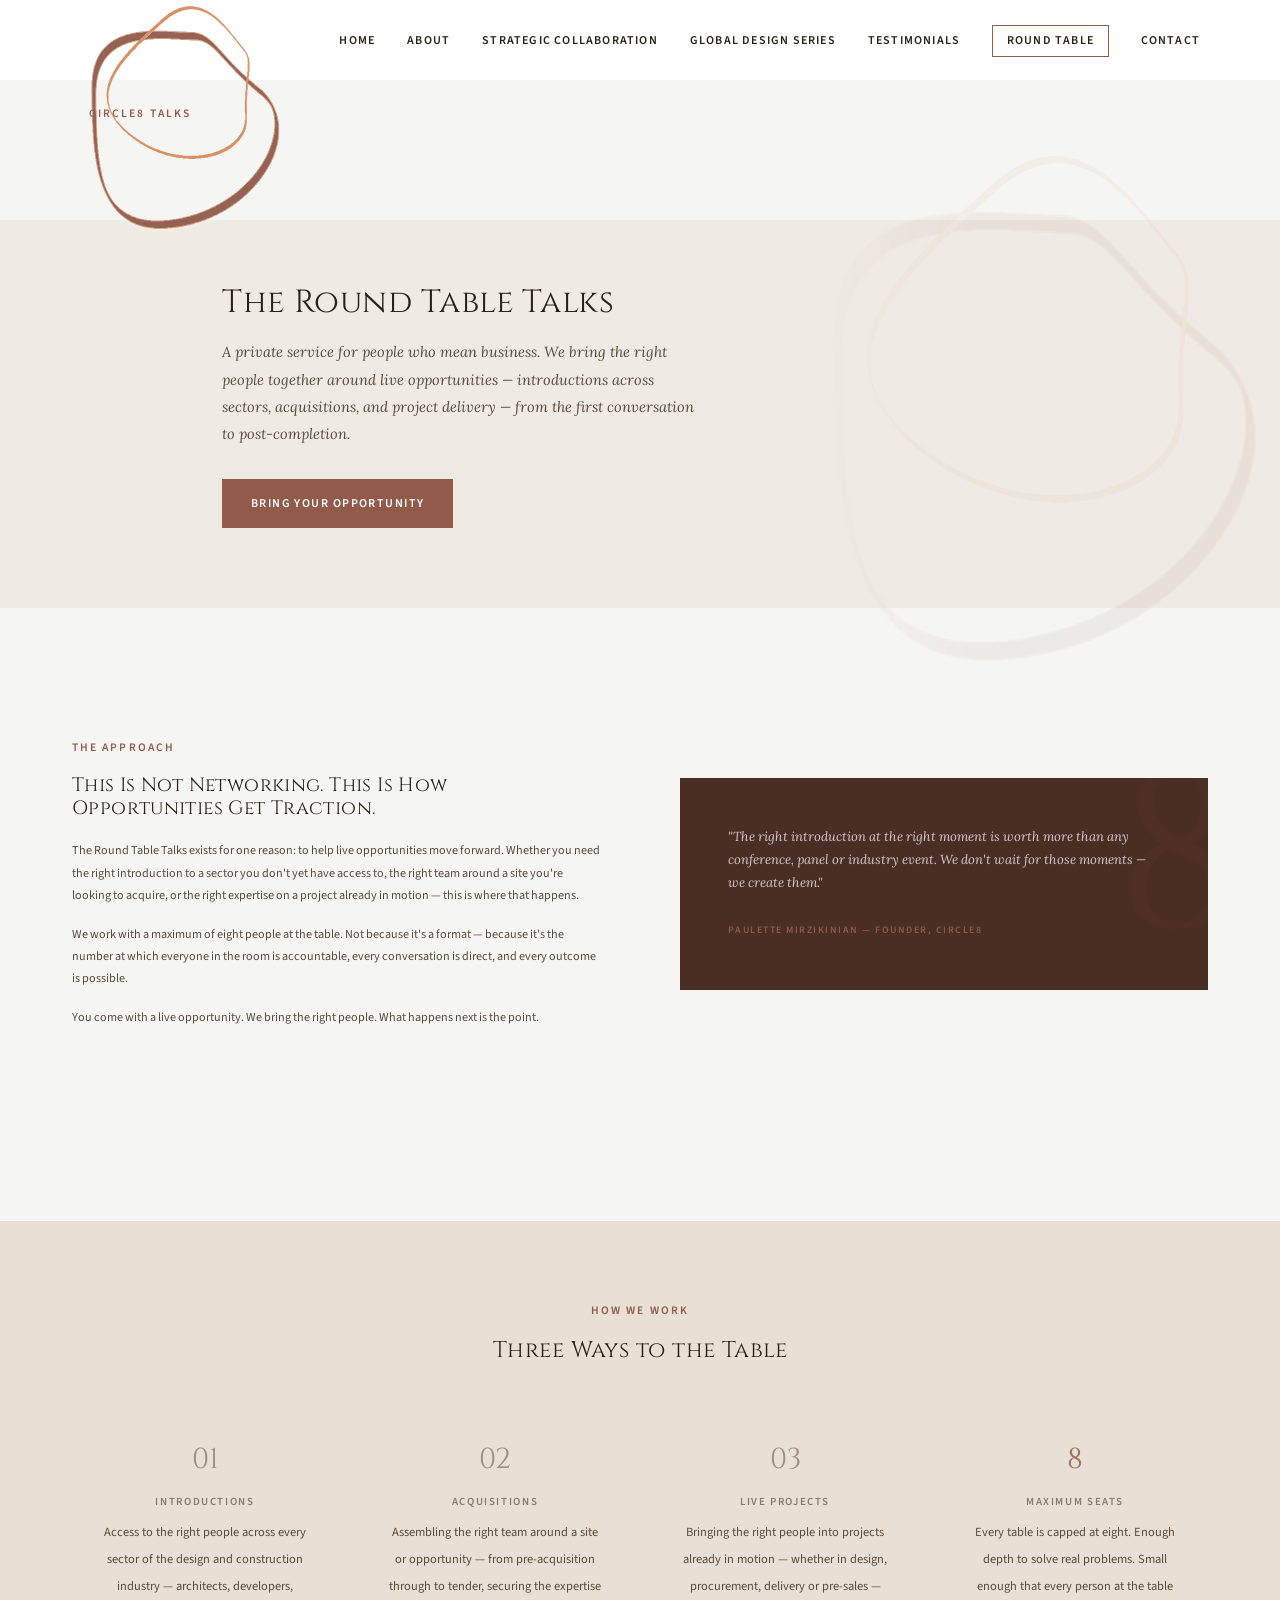
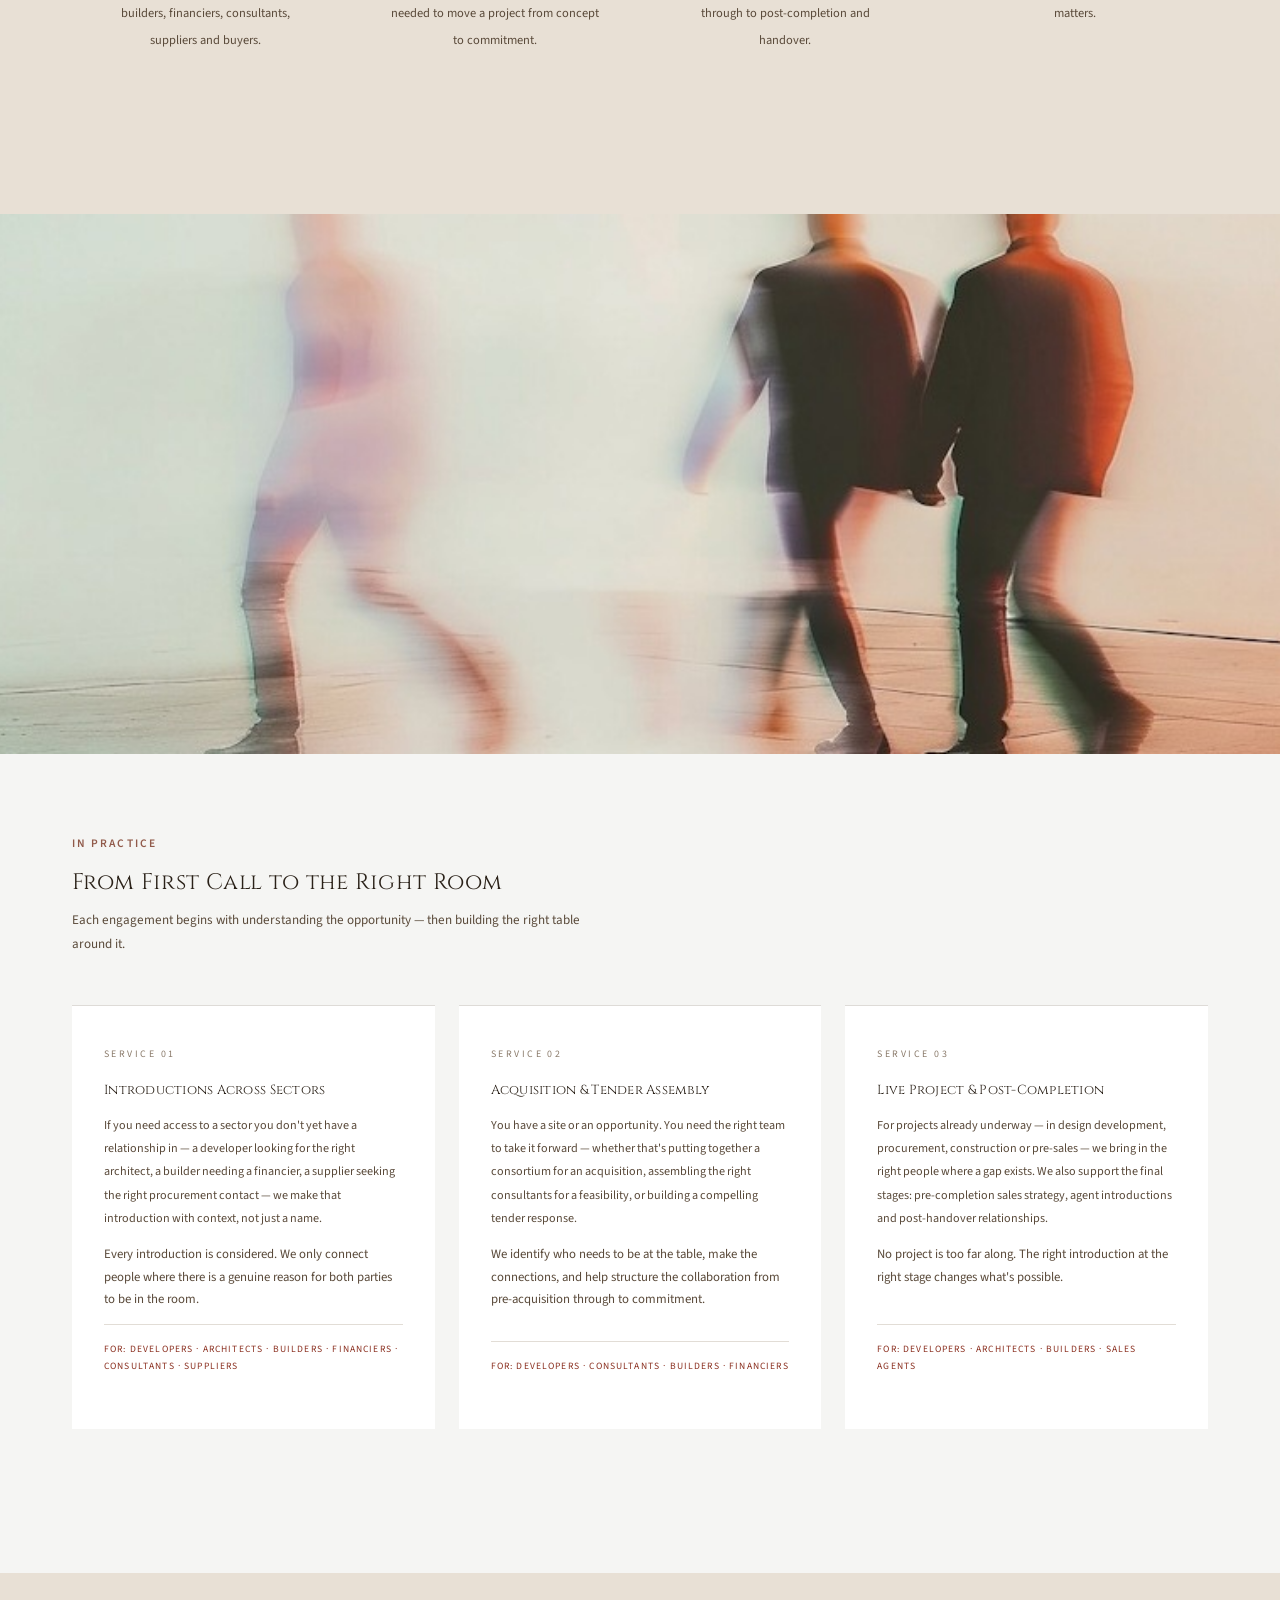
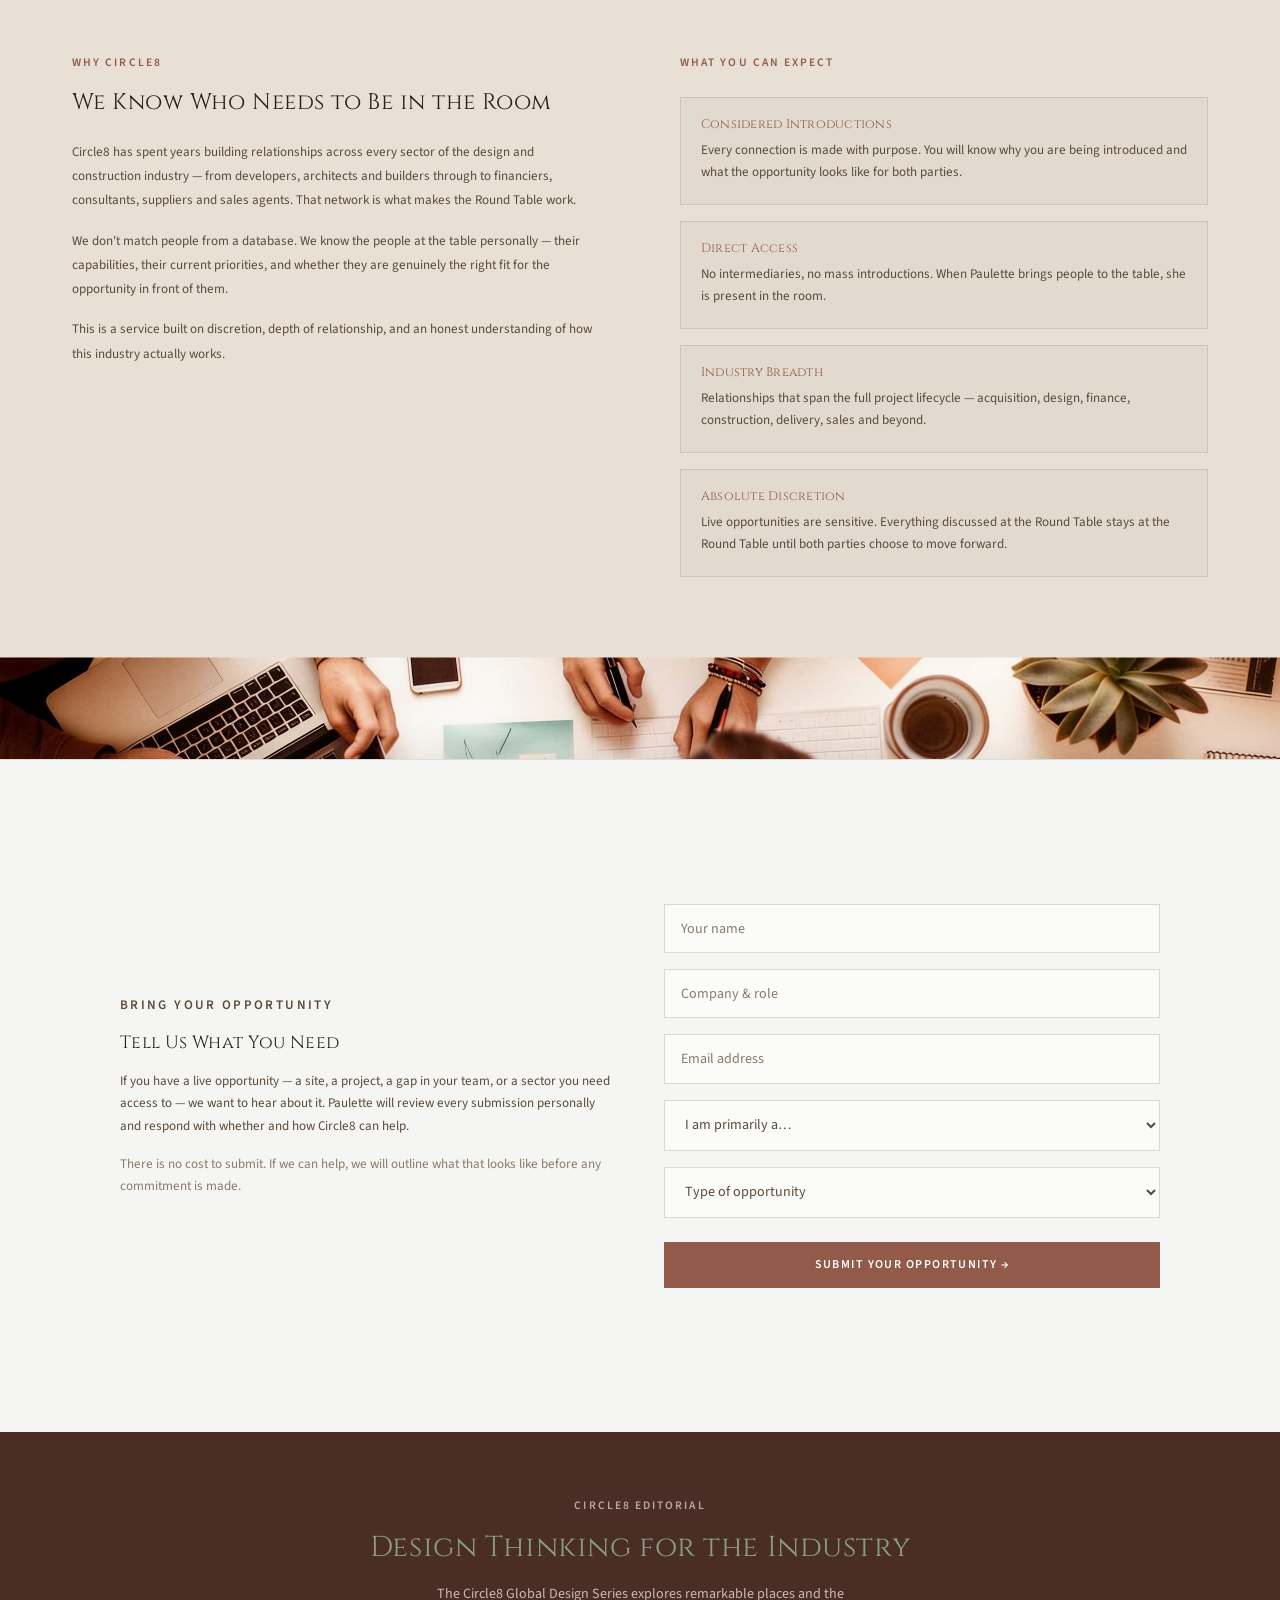
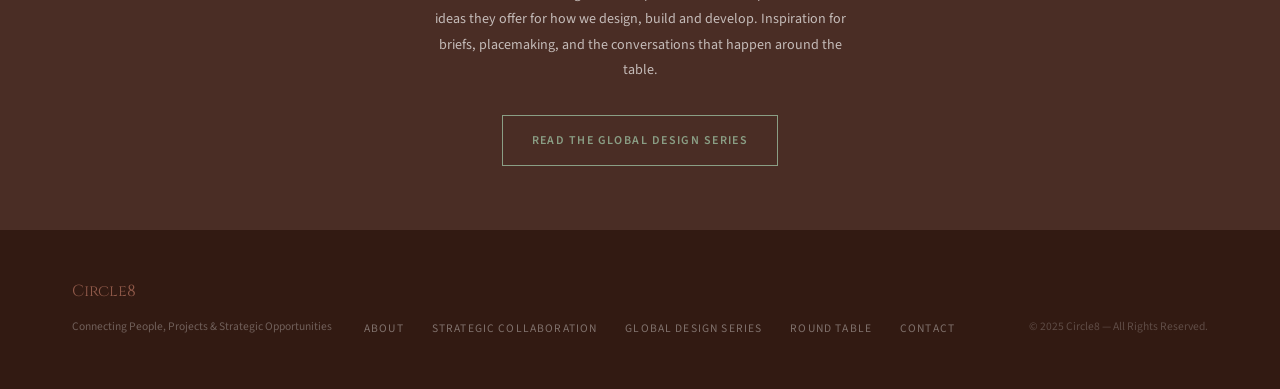
<file: round-table.html>
<!DOCTYPE html>
<html lang="en">
<head>
  <meta charset="UTF-8">
  <meta name="viewport" content="width=device-width, initial-scale=1.0">
  <title>Circle8 Round Table — Introductions. Acquisitions. Live Projects.</title>
  <meta name="description" content="The Circle8 Round Table — a private service connecting the right people across the design and construction industry to help move live opportunities forward, from acquisition through to delivery and post-completion.">
  <meta property="og:title" content="Circle8 Round Table — Where Opportunities Move Forward">
  <meta property="og:description" content="A private service for introductions, acquisitions and live project collaboration across the design and construction industry.">
  <meta property="og:image" content="https://www.circle8.co/images/og-roundtable.jpg">
  <meta property="og:url" content="https://www.circle8.co/round-table.html">
  <link rel="stylesheet" href="css/style.css?v=36">
</head>
<body class="page-rt">

<nav class="nav" id="nav">
  <div class="nav-inner">
    <ul class="nav-links">
      <li><a href="index.html">Home</a></li>
      <li><a href="index.html#about">About</a></li>
      <li><a href="index.html#strategic-collaboration">Strategic Collaboration</a></li>
      <li><a href="index.html#global-design-series">Global Design Series</a></li>
      <li><a href="index.html#testimonials">Testimonials</a></li>
      <li><a href="index.html#round-table" class="nav-highlight">Round Table</a></li>
      <li><a href="index.html#contact">Contact</a></li>
    </ul>
    <button class="hamburger" aria-label="Toggle menu"><span></span><span></span><span></span></button>
  </div>
</nav>
<a href="index.html" class="hero-brand">
  <img src="images/circle8_logo.svg" alt="Circle8" class="hero-brand-mark">
</a>
<p class="rt-page-eyebrow">Circle8 Talks</p>
<div class="mobile-menu">
  <a href="index.html">Home</a>
  <a href="index.html#about">About</a>
  <a href="index.html#strategic-collaboration">Strategic Collaboration</a>
  <a href="index.html#global-design-series">Global Design Series</a>
    <a href="design-series/index.html" class="float-nav-sub">↳ Editorial Index</a>
  <a href="index.html#testimonials">Testimonials</a>
  <a href="index.html#round-table">Round Table</a>
    <a href="round-table.html#submit" class="float-nav-sub">↳ Submit an Opportunity</a>
  <a href="index.html#contact">Contact</a>
</div>

<!-- HERO -->
<div class="rt-page-hero">
  <div class="rt-watermark" aria-hidden="true">
    <img src="images/circle8_logo.svg" alt="" class="rt-watermark-logo">
  </div>
  <div class="container">
    <div class="rt-page-inner fade-in">
      <h1>The Round Table Talks</h1>
      <p>A private service for people who mean business. We bring the right people together around live opportunities — introductions across sectors, acquisitions, and project delivery — from the first conversation to post-completion.</p>
      <a href="#submit" class="btn btn-primary">Bring Your Opportunity</a>
    </div>
  </div>
</div>

<!-- PHILOSOPHY -->
<section style="background:var(--cream); padding:calc(5rem + 50px) 0 12rem;">
  <div class="container">
    <div style="display:grid; grid-template-columns:1fr 1fr; gap:5rem; align-items:center;">
      <div class="fade-in">
        <p class="eyebrow" style="margin-bottom:1rem;">The Approach</p>
        <h2 style="font-size:clamp(0.95rem,1.5vw,1.2rem); margin-bottom:1.25rem;">This Is Not Networking. This Is How Opportunities Get Traction.</h2>
        <p style="font-size:0.76rem; color:var(--text-mid); line-height:1.85; margin-bottom:1rem;">The Round Table Talks exists for one reason: to help live opportunities move forward. Whether you need the right introduction to a sector you don't yet have access to, the right team around a site you're looking to acquire, or the right expertise on a project already in motion — this is where that happens.</p>
        <p style="font-size:0.76rem; color:var(--text-mid); line-height:1.85; margin-bottom:1rem;">We work with a maximum of eight people at the table. Not because it's a format — because it's the number at which everyone in the room is accountable, every conversation is direct, and every outcome is possible.</p>
        <p style="font-size:0.76rem; color:var(--text-mid); line-height:1.85;">You come with a live opportunity. We bring the right people. What happens next is the point.</p>
      </div>
      <div class="fade-in">
        <div style="background:var(--surface-dark); padding:3rem; position:relative; overflow:hidden;">
          <div style="position:absolute; top:-2rem; right:-2rem; font-family:'Cinzel',serif; font-size:14rem; color:rgba(145,90,74,0.07); line-height:1; pointer-events:none;">8</div>
          <div style="position:relative; z-index:1;">
            <p style="font-family:'Lora',serif; font-style:italic; font-size:0.82rem; color:rgba(255,255,255,0.75); line-height:1.75; margin-bottom:1.25rem;">"The right introduction at the right moment is worth more than any conference, panel or industry event. We don't wait for those moments — we create them."</p>
            <span style="font-size:0.62rem; font-weight:600; letter-spacing:0.15em; text-transform:uppercase; color:var(--terracotta);">Paulette Mirzikinian — Founder, Circle8</span>
          </div>
        </div>
      </div>
    </div>
  </div>
</section>

<!-- THREE SERVICES -->
<section style="background:var(--cream-dark); padding:5rem 0;">
  <div class="container">
    <p class="eyebrow" style="text-align:center; margin-bottom:1rem;">How We Work</p>
    <h2 style="text-align:center; font-size:clamp(1.05rem,1.8vw,1.4rem); margin-bottom:3rem;">Three Ways to the Table</h2>
    <div class="rt-rules fade-in">
      <div class="rt-rule">
        <span class="rt-rule-number" style="color:var(--text-light);">01</span>
        <span class="rt-rule-label">Introductions</span>
        <span class="rt-rule-desc">Access to the right people across every sector of the design and construction industry — architects, developers, builders, financiers, consultants, suppliers and buyers.</span>
      </div>
      <div class="rt-rule">
        <span class="rt-rule-number" style="color:var(--text-light);">02</span>
        <span class="rt-rule-label">Acquisitions</span>
        <span class="rt-rule-desc">Assembling the right team around a site or opportunity — from pre-acquisition through to tender, securing the expertise needed to move a project from concept to commitment.</span>
      </div>
      <div class="rt-rule">
        <span class="rt-rule-number" style="color:var(--text-light);">03</span>
        <span class="rt-rule-label">Live Projects</span>
        <span class="rt-rule-desc">Bringing the right people into projects already in motion — whether in design, procurement, delivery or pre-sales — through to post-completion and handover.</span>
      </div>
      <div class="rt-rule">
        <span class="rt-rule-number" style="color:var(--terracotta);">8</span>
        <span class="rt-rule-label">Maximum Seats</span>
        <span class="rt-rule-desc">Every table is capped at eight. Enough depth to solve real problems. Small enough that every person at the table matters.</span>
      </div>
    </div>
  </div>
</section>

<!-- STRIP BANNER TALL -->
<section class="strip-banner-tall">
  <img src="images/website-%203%20ways%20to%20the%20table%20base%20-banner-crop.jpg" alt="" class="strip-banner-tall-img">
</section>

<!-- HOW IT WORKS IN PRACTICE -->
<section style="background:var(--cream); padding:5rem 0;">
  <div class="container">
    <p class="eyebrow" style="margin-bottom:1rem;">In Practice</p>
    <h2 style="font-size:clamp(1.05rem,1.8vw,1.4rem); margin-bottom:0.75rem;">From First Call to the Right Room</h2>
    <p style="font-size:0.82rem; color:var(--text-mid); max-width:520px; margin-bottom:3rem; line-height:1.85;">Each engagement begins with understanding the opportunity — then building the right table around it.</p>
    <div class="rt-formats fade-in">
      <div class="rt-format">
        <span class="rt-format-number">Service 01</span>
        <h3>Introductions Across Sectors</h3>
        <p>If you need access to a sector you don't yet have a relationship in — a developer looking for the right architect, a builder needing a financier, a supplier seeking the right procurement contact — we make that introduction with context, not just a name.</p>
        <p style="font-size:0.8rem; color:var(--text-mid); line-height:1.75;">Every introduction is considered. We only connect people where there is a genuine reason for both parties to be in the room.</p>
        <p class="rt-format-detail">For: Developers · Architects · Builders · Financiers · Consultants · Suppliers</p>
      </div>
      <div class="rt-format">
        <span class="rt-format-number">Service 02</span>
        <h3>Acquisition & Tender Assembly</h3>
        <p>You have a site or an opportunity. You need the right team to take it forward — whether that's putting together a consortium for an acquisition, assembling the right consultants for a feasibility, or building a compelling tender response.</p>
        <p style="font-size:0.8rem; color:var(--text-mid); line-height:1.75;">We identify who needs to be at the table, make the connections, and help structure the collaboration from pre-acquisition through to commitment.</p>
        <p class="rt-format-detail">For: Developers · Consultants · Builders · Financiers</p>
      </div>
      <div class="rt-format">
        <span class="rt-format-number">Service 03</span>
        <h3>Live Project & Post-Completion</h3>
        <p>For projects already underway — in design development, procurement, construction or pre-sales — we bring in the right people where a gap exists. We also support the final stages: pre-completion sales strategy, agent introductions and post-handover relationships.</p>
        <p style="font-size:0.8rem; color:var(--text-mid); line-height:1.75;">No project is too far along. The right introduction at the right stage changes what's possible.</p>
        <p class="rt-format-detail">For: Developers · Architects · Builders · Sales Agents</p>
      </div>
    </div>
  </div>
</section>

<!-- WHY CIRCLE8 -->
<div style="background:var(--cream-dark); padding:5rem 0;">
  <div class="container">
    <div style="display:grid; grid-template-columns:1fr 1fr; gap:5rem; align-items:start;">
      <div class="fade-in">
        <p class="eyebrow" style="margin-bottom:1rem;">Why Circle8</p>
        <h2 style="font-size:clamp(1.05rem,1.8vw,1.4rem); color:var(--text-dark); margin-bottom:1.5rem;">We Know Who Needs to Be in the Room</h2>
        <p style="font-size:0.82rem; color:var(--text-mid); line-height:1.85; margin-bottom:1rem;">Circle8 has spent years building relationships across every sector of the design and construction industry — from developers, architects and builders through to financiers, consultants, suppliers and sales agents. That network is what makes the Round Table work.</p>
        <p style="font-size:0.82rem; color:var(--text-mid); line-height:1.85; margin-bottom:1rem;">We don't match people from a database. We know the people at the table personally — their capabilities, their current priorities, and whether they are genuinely the right fit for the opportunity in front of them.</p>
        <p style="font-size:0.82rem; color:var(--text-mid); line-height:1.85;">This is a service built on discretion, depth of relationship, and an honest understanding of how this industry actually works.</p>
      </div>
      <div class="fade-in">
        <p class="eyebrow" style="margin-bottom:1.5rem;">What You Can Expect</p>
        <div style="display:flex; flex-direction:column; gap:1rem;">
          <div style="padding:1.25rem; border:1px solid rgba(90,74,58,0.15); background:rgba(90,74,58,0.04);">
            <h4 style="font-family:'Cinzel',serif; font-size:0.78rem; color:var(--terracotta); margin-bottom:0.4rem;">Considered Introductions</h4>
            <p style="font-size:0.82rem; color:var(--text-mid); line-height:1.7;">Every connection is made with purpose. You will know why you are being introduced and what the opportunity looks like for both parties.</p>
          </div>
          <div style="padding:1.25rem; border:1px solid rgba(90,74,58,0.15); background:rgba(90,74,58,0.04);">
            <h4 style="font-family:'Cinzel',serif; font-size:0.78rem; color:var(--terracotta); margin-bottom:0.4rem;">Direct Access</h4>
            <p style="font-size:0.82rem; color:var(--text-mid); line-height:1.7;">No intermediaries, no mass introductions. When Paulette brings people to the table, she is present in the room.</p>
          </div>
          <div style="padding:1.25rem; border:1px solid rgba(90,74,58,0.15); background:rgba(90,74,58,0.04);">
            <h4 style="font-family:'Cinzel',serif; font-size:0.78rem; color:var(--terracotta); margin-bottom:0.4rem;">Industry Breadth</h4>
            <p style="font-size:0.82rem; color:var(--text-mid); line-height:1.7;">Relationships that span the full project lifecycle — acquisition, design, finance, construction, delivery, sales and beyond.</p>
          </div>
          <div style="padding:1.25rem; border:1px solid rgba(90,74,58,0.15); background:rgba(90,74,58,0.04);">
            <h4 style="font-family:'Cinzel',serif; font-size:0.78rem; color:var(--terracotta); margin-bottom:0.4rem;">Absolute Discretion</h4>
            <p style="font-size:0.82rem; color:var(--text-mid); line-height:1.7;">Live opportunities are sensitive. Everything discussed at the Round Table stays at the Round Table until both parties choose to move forward.</p>
          </div>
        </div>
      </div>
    </div>
  </div>
</div>

<!-- STRIP BANNER -->
<section class="strip-banner">
  <img src="images/round%20table-%20why%20circle8%20banner%20crop.jpg" alt="" class="strip-banner-img">
</section>

<!-- SUBMIT OPPORTUNITY -->
<section id="submit" style="background:var(--cream); border-top:1px solid rgba(90,74,58,0.15); padding:6rem 0;">
  <div class="container">
    <div class="rt-register fade-in">
      <div>
        <p class="eyebrow" style="margin-bottom:1rem;">Bring Your Opportunity</p>
        <h3>Tell Us What You Need</h3>
        <p style="margin-top:1rem;">If you have a live opportunity — a site, a project, a gap in your team, or a sector you need access to — we want to hear about it. Paulette will review every submission personally and respond with whether and how Circle8 can help.</p>
        <p style="margin-top:1rem; font-size:0.82rem; color:var(--text-light);">There is no cost to submit. If we can help, we will outline what that looks like before any commitment is made.</p>
      </div>
      <div>
        <form class="rt-form" onsubmit="return false;">
          <input type="text" placeholder="Your name" required>
          <input type="text" placeholder="Company & role">
          <input type="email" placeholder="Email address" required>
          <select>
            <option value="" disabled selected>I am primarily a…</option>
            <option>Developer</option>
            <option>Architect / Designer</option>
            <option>Builder / Contractor</option>
            <option>Financier / Lender</option>
            <option>Consultant</option>
            <option>Supplier / Product Specialist</option>
            <option>Buyer's Agent / Sales Agent</option>
            <option>Other</option>
          </select>
          <select>
            <option value="" disabled selected>Type of opportunity</option>
            <option>Introductions — I need access to a sector or contact</option>
            <option>Acquisition — I need the right team around a site</option>
            <option>Tender — I need help assembling a bid team</option>
            <option>Live Project — I need expertise brought in</option>
            <option>Pre-Sales or Post-Completion</option>
            <option>Not sure — I'd like to discuss</option>
          </select>
          <button type="submit" class="btn btn-gold" style="margin-top:0.5rem;">Submit Your Opportunity →</button>
        </form>
      </div>
    </div>
  </div>
</section>

<!-- DESIGN SERIES LINK -->
<div style="background:var(--surface-dark); padding:4rem 0; text-align:center;">
  <div class="container">
    <p class="eyebrow" style="color:rgba(255,255,255,0.6); margin-bottom:1rem;">Circle8 Editorial</p>
    <h2 style="font-size:clamp(1.3rem,2.5vw,1.8rem); color:#8a9e85; margin-bottom:1rem;">Design Thinking for the Industry</h2>
    <p style="font-size:0.88rem; color:rgba(255,255,255,0.68); max-width:420px; margin:0 auto 2rem; line-height:1.8;">The Circle8 Global Design Series explores remarkable places and the ideas they offer for how we design, build and develop. Inspiration for briefs, placemaking, and the conversations that happen around the table.</p>
    <a href="design-series/index.html" class="btn btn-ghost-green">Read the Global Design Series</a>
  </div>
</div>

<footer class="footer">
  <div class="container">
    <div class="footer-inner">
      <a href="index.html" class="footer-logo">Circle8</a>
      <div class="footer-bottom-row">
        <p class="footer-tagline">Connecting People, Projects & Strategic Opportunities</p>
        <ul class="footer-links">
          <li><a href="index.html#about">About</a></li>
          <li><a href="index.html#strategic-collaboration">Strategic Collaboration</a></li>
          <li><a href="index.html#global-design-series">Global Design Series</a></li>
          <li><a href="index.html#round-table">Round Table</a></li>
          <li><a href="index.html#contact">Contact</a></li>
        </ul>
        <p class="footer-copy">© 2025 Circle8 — All Rights Reserved.</p>
      </div>
    </div>
  </div>
</footer>

<!-- FLOATING NAV -->
<button class="float-nav-btn" id="floatNavBtn" aria-label="Navigation menu"><span></span><span></span><span></span></button>
<div class="float-nav-overlay" id="floatNavOverlay">
    <nav class="float-nav-menu">
    <a href="index.html">Home</a>
    <a href="index.html#about">About</a>
    <a href="index.html#strategic-collaboration">Strategic Collaboration</a>
    <a href="index.html#global-design-series">Global Design Series</a>
    <a href="design-series/index.html" class="float-nav-sub">↳ Editorial Index</a>
    <a href="index.html#testimonials">Testimonials</a>
    <a href="index.html#round-table">Round Table</a>
    <a href="round-table.html" class="float-nav-sub">↳ The Round Table Talks</a>
    <a href="index.html#contact">Contact</a>
  </nav>
</div>
<script src="js/main.js?v=73"></script>
</body>
</html>
</file>
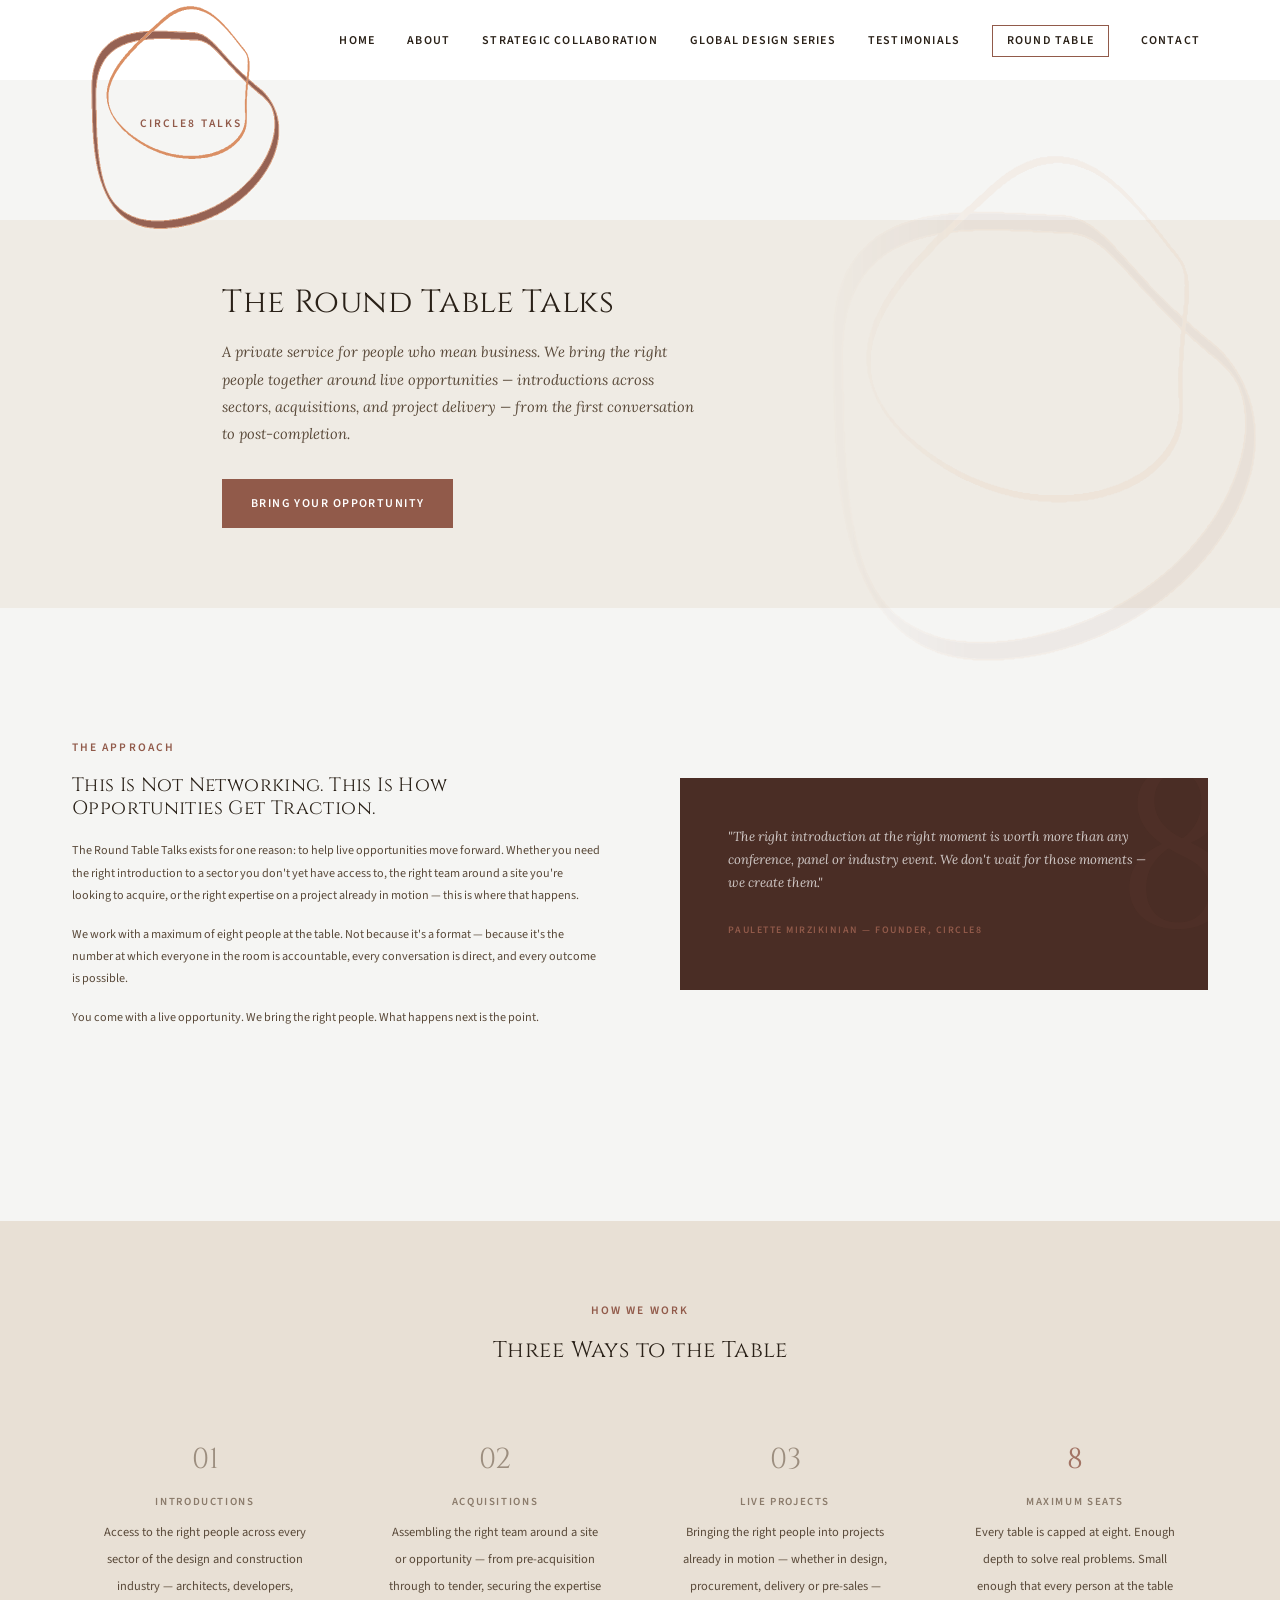
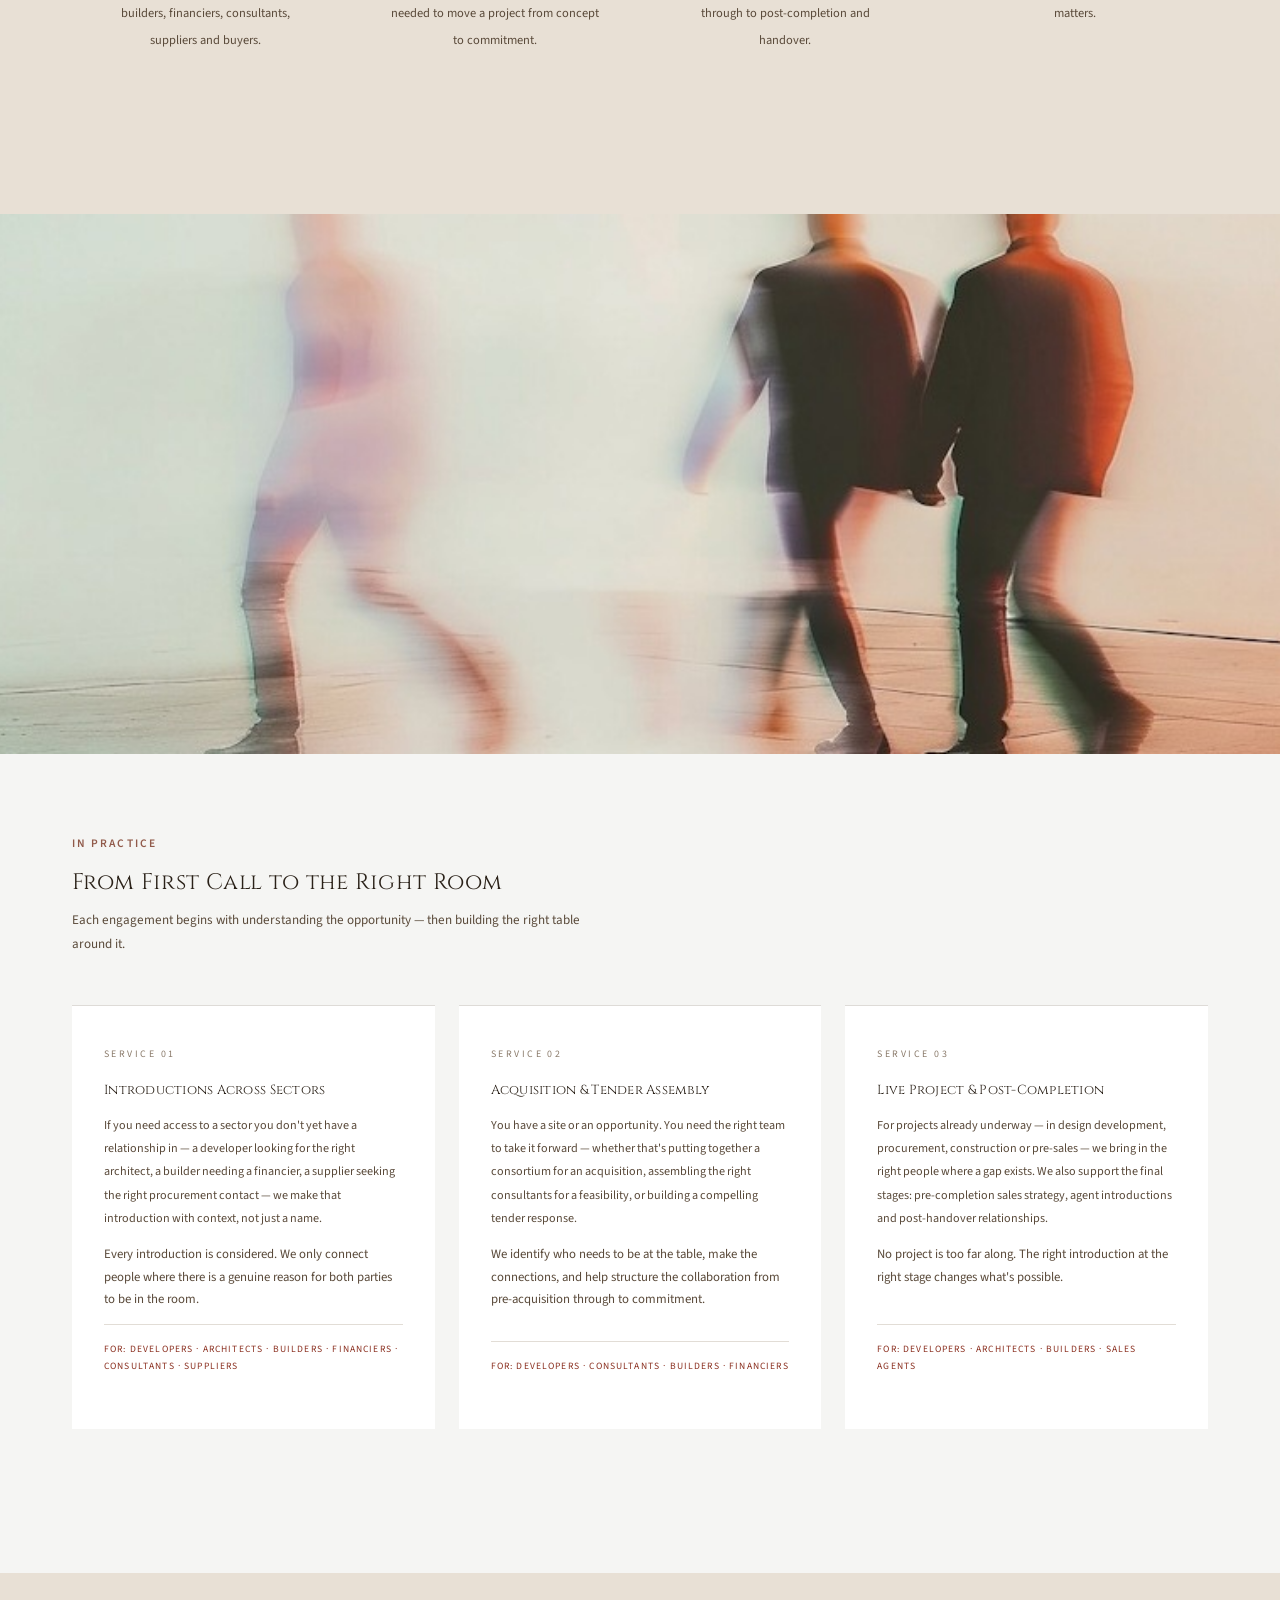
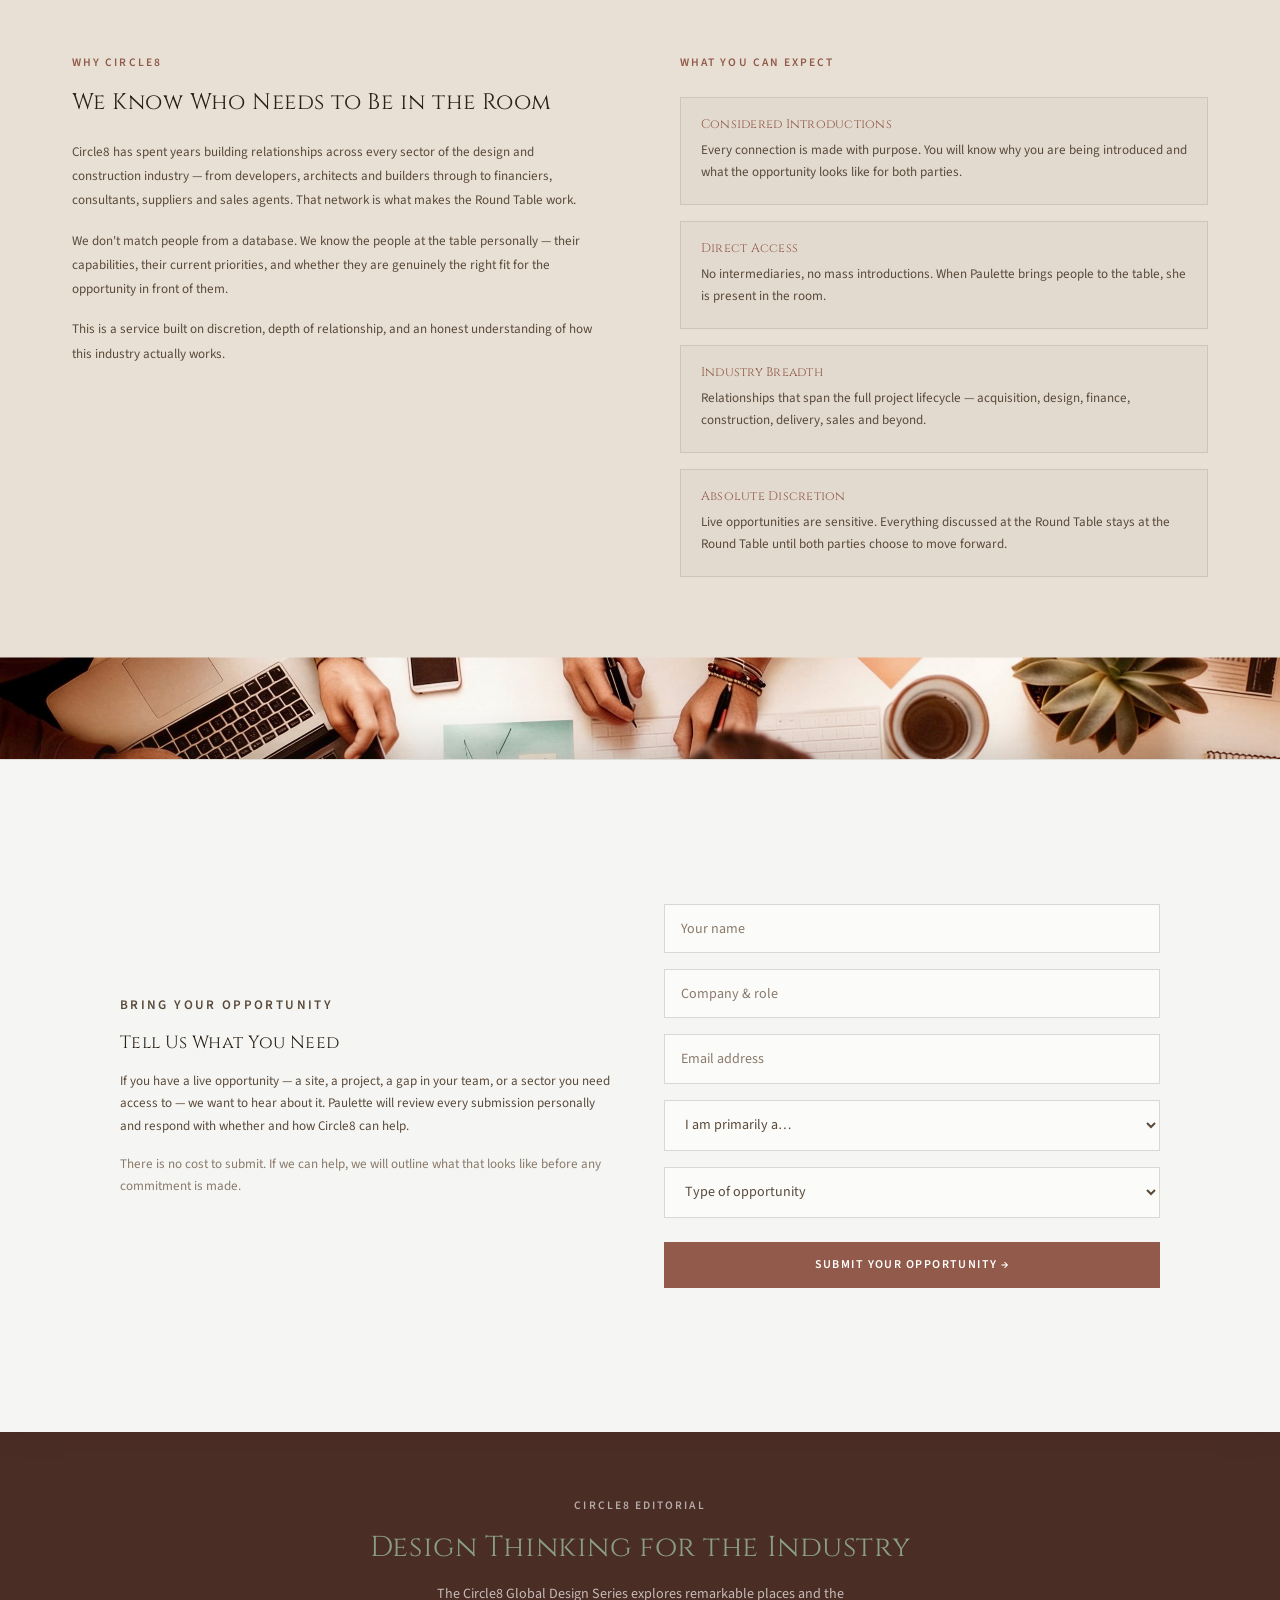
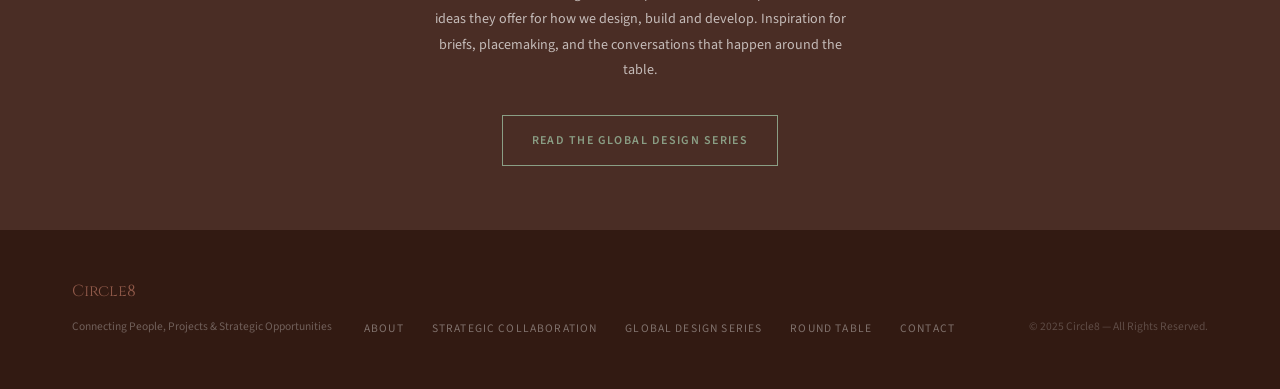
<file: what-is-the-round-table-talks.html>
<!DOCTYPE html>
<html lang="en">
<head>
  <meta charset="UTF-8">
  <meta name="viewport" content="width=device-width, initial-scale=1.0">
  <title>What is the Round Table Talks — Circle8</title>
  <meta name="description" content="The Circle8 Round Table — a private service connecting the right people across the design and construction industry to help move live opportunities forward, from acquisition through to delivery and post-completion.">
  <meta property="og:title" content="Circle8 Round Table — Where Opportunities Move Forward">
  <meta property="og:description" content="A private service for introductions, acquisitions and live project collaboration across the design and construction industry.">
  <meta property="og:image" content="https://www.circle8.co/images/og-roundtable.jpg">
  <meta property="og:url" content="https://www.circle8.co/what-is-the-round-table-talks.html">
  <link rel="stylesheet" href="css/style.css?v=36">
  <style>
    .hero-brand, .rt-page-eyebrow {
      opacity: 1 !important;
      transform: none !important;
      pointer-events: auto !important;
    }
  </style>
</head>
<body class="page-rt">

<nav class="nav" id="nav">
  <div class="nav-inner">
    <ul class="nav-links">
      <li><a href="index.html">Home</a></li>
      <li><a href="index.html#about">About</a></li>
      <li><a href="index.html#strategic-collaboration">Strategic Collaboration</a></li>
      <li><a href="index.html#global-design-series">Global Design Series</a></li>
      <li><a href="index.html#testimonials">Testimonials</a></li>
      <li><a href="index.html#round-table" class="nav-highlight">Round Table</a></li>
      <li><a href="index.html#contact">Contact</a></li>
    </ul>
    <button class="hamburger" aria-label="Toggle menu"><span></span><span></span><span></span></button>
  </div>
</nav>
<a href="index.html" class="hero-brand">
  <img src="images/circle8_logo.svg" alt="Circle8" class="hero-brand-mark">
</a>
<p class="rt-page-eyebrow">Circle8 Talks</p>
<div class="mobile-menu">
  <a href="index.html">Home</a>
  <a href="index.html#about">About</a>
  <a href="index.html#strategic-collaboration">Strategic Collaboration</a>
  <a href="index.html#global-design-series">Global Design Series</a>
    <a href="design-series/index.html" class="float-nav-sub">↳ Editorial Index</a>
  <a href="index.html#testimonials">Testimonials</a>
  <a href="index.html#round-table">Round Table</a>
    <a href="what-is-the-round-table-talks.html#submit" class="float-nav-sub">↳ Submit an Opportunity</a>
  <a href="index.html#contact">Contact</a>
</div>

<!-- HERO -->
<div class="rt-page-hero">
  <div class="rt-watermark" aria-hidden="true">
    <img src="images/circle8_logo.svg" alt="" class="rt-watermark-logo">
  </div>
  <div class="container">
    <div class="rt-page-inner fade-in">
      <h1>The Round Table Talks</h1>
      <p>A private service for people who mean business. We bring the right people together around live opportunities — introductions across sectors, acquisitions, and project delivery — from the first conversation to post-completion.</p>
      <a href="#submit" class="btn btn-primary">Bring Your Opportunity</a>
    </div>
  </div>
</div>

<!-- PHILOSOPHY -->
<section style="background:var(--cream); padding:calc(5rem + 50px) 0 12rem;">
  <div class="container">
    <div style="display:grid; grid-template-columns:1fr 1fr; gap:5rem; align-items:center;">
      <div class="fade-in">
        <p class="eyebrow" style="margin-bottom:1rem;">The Approach</p>
        <h2 style="font-size:clamp(0.95rem,1.5vw,1.2rem); margin-bottom:1.25rem;">This Is Not Networking. This Is How Opportunities Get Traction.</h2>
        <p style="font-size:0.76rem; color:var(--text-mid); line-height:1.85; margin-bottom:1rem;">The Round Table Talks exists for one reason: to help live opportunities move forward. Whether you need the right introduction to a sector you don't yet have access to, the right team around a site you're looking to acquire, or the right expertise on a project already in motion — this is where that happens.</p>
        <p style="font-size:0.76rem; color:var(--text-mid); line-height:1.85; margin-bottom:1rem;">We work with a maximum of eight people at the table. Not because it's a format — because it's the number at which everyone in the room is accountable, every conversation is direct, and every outcome is possible.</p>
        <p style="font-size:0.76rem; color:var(--text-mid); line-height:1.85;">You come with a live opportunity. We bring the right people. What happens next is the point.</p>
      </div>
      <div class="fade-in">
        <div style="background:var(--surface-dark); padding:3rem; position:relative; overflow:hidden;">
          <div style="position:absolute; top:-2rem; right:-2rem; font-family:'Cinzel',serif; font-size:14rem; color:rgba(145,90,74,0.07); line-height:1; pointer-events:none;">8</div>
          <div style="position:relative; z-index:1;">
            <p style="font-family:'Lora',serif; font-style:italic; font-size:0.82rem; color:rgba(255,255,255,0.75); line-height:1.75; margin-bottom:1.25rem;">"The right introduction at the right moment is worth more than any conference, panel or industry event. We don't wait for those moments — we create them."</p>
            <span style="font-size:0.62rem; font-weight:600; letter-spacing:0.15em; text-transform:uppercase; color:var(--terracotta);">Paulette Mirzikinian — Founder, Circle8</span>
          </div>
        </div>
      </div>
    </div>
  </div>
</section>

<!-- THREE SERVICES -->
<section style="background:var(--cream-dark); padding:5rem 0;">
  <div class="container">
    <p class="eyebrow" style="text-align:center; margin-bottom:1rem;">How We Work</p>
    <h2 style="text-align:center; font-size:clamp(1.05rem,1.8vw,1.4rem); margin-bottom:3rem;">Three Ways to the Table</h2>
    <div class="rt-rules fade-in">
      <div class="rt-rule">
        <span class="rt-rule-number" style="color:var(--text-light);">01</span>
        <span class="rt-rule-label">Introductions</span>
        <span class="rt-rule-desc">Access to the right people across every sector of the design and construction industry — architects, developers, builders, financiers, consultants, suppliers and buyers.</span>
      </div>
      <div class="rt-rule">
        <span class="rt-rule-number" style="color:var(--text-light);">02</span>
        <span class="rt-rule-label">Acquisitions</span>
        <span class="rt-rule-desc">Assembling the right team around a site or opportunity — from pre-acquisition through to tender, securing the expertise needed to move a project from concept to commitment.</span>
      </div>
      <div class="rt-rule">
        <span class="rt-rule-number" style="color:var(--text-light);">03</span>
        <span class="rt-rule-label">Live Projects</span>
        <span class="rt-rule-desc">Bringing the right people into projects already in motion — whether in design, procurement, delivery or pre-sales — through to post-completion and handover.</span>
      </div>
      <div class="rt-rule">
        <span class="rt-rule-number" style="color:var(--terracotta);">8</span>
        <span class="rt-rule-label">Maximum Seats</span>
        <span class="rt-rule-desc">Every table is capped at eight. Enough depth to solve real problems. Small enough that every person at the table matters.</span>
      </div>
    </div>
  </div>
</section>

<!-- STRIP BANNER TALL -->
<section class="strip-banner-tall">
  <img src="images/website-%203%20ways%20to%20the%20table%20base%20-banner-crop.jpg" alt="" class="strip-banner-tall-img">
</section>

<!-- HOW IT WORKS IN PRACTICE -->
<section style="background:var(--cream); padding:5rem 0;">
  <div class="container">
    <p class="eyebrow" style="margin-bottom:1rem;">In Practice</p>
    <h2 style="font-size:clamp(1.05rem,1.8vw,1.4rem); margin-bottom:0.75rem;">From First Call to the Right Room</h2>
    <p style="font-size:0.82rem; color:var(--text-mid); max-width:520px; margin-bottom:3rem; line-height:1.85;">Each engagement begins with understanding the opportunity — then building the right table around it.</p>
    <div class="rt-formats fade-in">
      <div class="rt-format">
        <span class="rt-format-number">Service 01</span>
        <h3>Introductions Across Sectors</h3>
        <p>If you need access to a sector you don't yet have a relationship in — a developer looking for the right architect, a builder needing a financier, a supplier seeking the right procurement contact — we make that introduction with context, not just a name.</p>
        <p style="font-size:0.8rem; color:var(--text-mid); line-height:1.75;">Every introduction is considered. We only connect people where there is a genuine reason for both parties to be in the room.</p>
        <p class="rt-format-detail">For: Developers · Architects · Builders · Financiers · Consultants · Suppliers</p>
      </div>
      <div class="rt-format">
        <span class="rt-format-number">Service 02</span>
        <h3>Acquisition & Tender Assembly</h3>
        <p>You have a site or an opportunity. You need the right team to take it forward — whether that's putting together a consortium for an acquisition, assembling the right consultants for a feasibility, or building a compelling tender response.</p>
        <p style="font-size:0.8rem; color:var(--text-mid); line-height:1.75;">We identify who needs to be at the table, make the connections, and help structure the collaboration from pre-acquisition through to commitment.</p>
        <p class="rt-format-detail">For: Developers · Consultants · Builders · Financiers</p>
      </div>
      <div class="rt-format">
        <span class="rt-format-number">Service 03</span>
        <h3>Live Project & Post-Completion</h3>
        <p>For projects already underway — in design development, procurement, construction or pre-sales — we bring in the right people where a gap exists. We also support the final stages: pre-completion sales strategy, agent introductions and post-handover relationships.</p>
        <p style="font-size:0.8rem; color:var(--text-mid); line-height:1.75;">No project is too far along. The right introduction at the right stage changes what's possible.</p>
        <p class="rt-format-detail">For: Developers · Architects · Builders · Sales Agents</p>
      </div>
    </div>
  </div>
</section>

<!-- WHY CIRCLE8 -->
<div style="background:var(--cream-dark); padding:5rem 0;">
  <div class="container">
    <div style="display:grid; grid-template-columns:1fr 1fr; gap:5rem; align-items:start;">
      <div class="fade-in">
        <p class="eyebrow" style="margin-bottom:1rem;">Why Circle8</p>
        <h2 style="font-size:clamp(1.05rem,1.8vw,1.4rem); color:var(--text-dark); margin-bottom:1.5rem;">We Know Who Needs to Be in the Room</h2>
        <p style="font-size:0.82rem; color:var(--text-mid); line-height:1.85; margin-bottom:1rem;">Circle8 has spent years building relationships across every sector of the design and construction industry — from developers, architects and builders through to financiers, consultants, suppliers and sales agents. That network is what makes the Round Table work.</p>
        <p style="font-size:0.82rem; color:var(--text-mid); line-height:1.85; margin-bottom:1rem;">We don't match people from a database. We know the people at the table personally — their capabilities, their current priorities, and whether they are genuinely the right fit for the opportunity in front of them.</p>
        <p style="font-size:0.82rem; color:var(--text-mid); line-height:1.85;">This is a service built on discretion, depth of relationship, and an honest understanding of how this industry actually works.</p>
      </div>
      <div class="fade-in">
        <p class="eyebrow" style="margin-bottom:1.5rem;">What You Can Expect</p>
        <div style="display:flex; flex-direction:column; gap:1rem;">
          <div style="padding:1.25rem; border:1px solid rgba(90,74,58,0.15); background:rgba(90,74,58,0.04);">
            <h4 style="font-family:'Cinzel',serif; font-size:0.78rem; color:var(--terracotta); margin-bottom:0.4rem;">Considered Introductions</h4>
            <p style="font-size:0.82rem; color:var(--text-mid); line-height:1.7;">Every connection is made with purpose. You will know why you are being introduced and what the opportunity looks like for both parties.</p>
          </div>
          <div style="padding:1.25rem; border:1px solid rgba(90,74,58,0.15); background:rgba(90,74,58,0.04);">
            <h4 style="font-family:'Cinzel',serif; font-size:0.78rem; color:var(--terracotta); margin-bottom:0.4rem;">Direct Access</h4>
            <p style="font-size:0.82rem; color:var(--text-mid); line-height:1.7;">No intermediaries, no mass introductions. When Paulette brings people to the table, she is present in the room.</p>
          </div>
          <div style="padding:1.25rem; border:1px solid rgba(90,74,58,0.15); background:rgba(90,74,58,0.04);">
            <h4 style="font-family:'Cinzel',serif; font-size:0.78rem; color:var(--terracotta); margin-bottom:0.4rem;">Industry Breadth</h4>
            <p style="font-size:0.82rem; color:var(--text-mid); line-height:1.7;">Relationships that span the full project lifecycle — acquisition, design, finance, construction, delivery, sales and beyond.</p>
          </div>
          <div style="padding:1.25rem; border:1px solid rgba(90,74,58,0.15); background:rgba(90,74,58,0.04);">
            <h4 style="font-family:'Cinzel',serif; font-size:0.78rem; color:var(--terracotta); margin-bottom:0.4rem;">Absolute Discretion</h4>
            <p style="font-size:0.82rem; color:var(--text-mid); line-height:1.7;">Live opportunities are sensitive. Everything discussed at the Round Table stays at the Round Table until both parties choose to move forward.</p>
          </div>
        </div>
      </div>
    </div>
  </div>
</div>

<!-- STRIP BANNER -->
<section class="strip-banner">
  <img src="images/round%20table-%20why%20circle8%20banner%20crop.jpg" alt="" class="strip-banner-img">
</section>

<!-- SUBMIT OPPORTUNITY -->
<section id="submit" style="background:var(--cream); border-top:1px solid rgba(90,74,58,0.15); padding:6rem 0; position:relative; z-index:2; box-shadow:0 -12px 40px rgba(60,40,30,0.13);">
  <div class="container">
    <div class="rt-register fade-in">
      <div>
        <p class="eyebrow" style="margin-bottom:1rem;">Bring Your Opportunity</p>
        <h3>Tell Us What You Need</h3>
        <p style="margin-top:1rem;">If you have a live opportunity — a site, a project, a gap in your team, or a sector you need access to — we want to hear about it. Paulette will review every submission personally and respond with whether and how Circle8 can help.</p>
        <p style="margin-top:1rem; font-size:0.82rem; color:var(--text-light);">There is no cost to submit. If we can help, we will outline what that looks like before any commitment is made.</p>
      </div>
      <div>
        <form class="rt-form" onsubmit="return false;">
          <input type="text" placeholder="Your name" required>
          <input type="text" placeholder="Company & role">
          <input type="email" placeholder="Email address" required>
          <select>
            <option value="" disabled selected>I am primarily a…</option>
            <option>Developer</option>
            <option>Architect / Designer</option>
            <option>Builder / Contractor</option>
            <option>Financier / Lender</option>
            <option>Consultant</option>
            <option>Supplier / Product Specialist</option>
            <option>Buyer's Agent / Sales Agent</option>
            <option>Other</option>
          </select>
          <select>
            <option value="" disabled selected>Type of opportunity</option>
            <option>Introductions — I need access to a sector or contact</option>
            <option>Acquisition — I need the right team around a site</option>
            <option>Tender — I need help assembling a bid team</option>
            <option>Live Project — I need expertise brought in</option>
            <option>Pre-Sales or Post-Completion</option>
            <option>Not sure — I'd like to discuss</option>
          </select>
          <button type="submit" class="btn btn-gold" style="margin-top:0.5rem;">Submit Your Opportunity →</button>
        </form>
      </div>
    </div>
  </div>
</section>

<!-- DESIGN SERIES LINK -->
<div style="background:var(--surface-dark); padding:4rem 0; text-align:center;">
  <div class="container">
    <p class="eyebrow" style="color:rgba(255,255,255,0.6); margin-bottom:1rem;">Circle8 Editorial</p>
    <h2 style="font-size:clamp(1.3rem,2.5vw,1.8rem); color:#8a9e85; margin-bottom:1rem;">Design Thinking for the Industry</h2>
    <p style="font-size:0.88rem; color:rgba(255,255,255,0.68); max-width:420px; margin:0 auto 2rem; line-height:1.8;">The Circle8 Global Design Series explores remarkable places and the ideas they offer for how we design, build and develop. Inspiration for briefs, placemaking, and the conversations that happen around the table.</p>
    <a href="design-series/index.html" class="btn btn-ghost-green">Read the Global Design Series</a>
  </div>
</div>

<footer class="footer">
  <div class="container">
    <div class="footer-inner">
      <a href="index.html" class="footer-logo">Circle8</a>
      <div class="footer-bottom-row">
        <p class="footer-tagline">Connecting People, Projects & Strategic Opportunities</p>
        <ul class="footer-links">
          <li><a href="index.html#about">About</a></li>
          <li><a href="index.html#strategic-collaboration">Strategic Collaboration</a></li>
          <li><a href="index.html#global-design-series">Global Design Series</a></li>
          <li><a href="index.html#round-table">Round Table</a></li>
          <li><a href="index.html#contact">Contact</a></li>
        </ul>
        <p class="footer-copy">© 2025 Circle8 — All Rights Reserved.</p>
      </div>
    </div>
  </div>
</footer>

<!-- FLOATING NAV -->
<button class="float-nav-btn" id="floatNavBtn" aria-label="Navigation menu"><span></span><span></span><span></span></button>
<div class="float-nav-overlay" id="floatNavOverlay">
    <nav class="float-nav-menu">
    <a href="index.html">Home</a>
    <a href="index.html#about">About</a>
    <a href="index.html#strategic-collaboration">Strategic Collaboration</a>
    <a href="index.html#global-design-series">Global Design Series</a>
    <a href="design-series/index.html" class="float-nav-sub">↳ Editorial Index</a>
    <a href="index.html#testimonials">Testimonials</a>
    <a href="index.html#round-table">Round Table</a>
    <a href="what-is-the-round-table-talks.html" class="float-nav-sub">↳ The Round Table Talks</a>
    <a href="index.html#contact">Contact</a>
  </nav>
</div>
<script src="js/main.js?v=73"></script>
<script>
(function() {
  var brand = document.querySelector('.hero-brand');
  var eyebrow = document.querySelector('.rt-page-eyebrow');
  function lockLogo() {
    if (brand) {
      brand.classList.remove('nav-scrolled-away');
      brand.style.opacity = '1';
      brand.style.transform = 'none';
      brand.style.pointerEvents = 'auto';
    }
    if (eyebrow) {
      eyebrow.style.opacity = '1';
    }
  }
  lockLogo();
  window.addEventListener('scroll', lockLogo, { passive: true });
})();
</script>
</body>
</html>
</file>
<file: css/style.css>
/* ============================================
   CIRCLE8 — GLOBAL STYLES
   ============================================ */

@import url('https://fonts.googleapis.com/css2?family=Cinzel:wght@400;500;600&family=Lora:ital,wght@0,400;0,500;1,400;1,500&family=Source+Sans+3:wght@300;400;500;600&family=Caveat:wght@500;600&display=swap');

:root {
  --terracotta: #915a4a;
  --terracotta-light: #a56a5a;
  --terracotta-dark: #7a4a3a;
  --cream: #f5f5f3;
  --cream-dark: #e8e0d5;
  --near-black: #e8e0d5;
  --surface-dark: #4a2d25;
  --dark: #242424;
  --gold: #917e4a;
  --gold-light: #b8a060;
  --text-dark: #2a2118;
  --text-mid: #5a4a3a;
  --text-light: #8a7a6a;
  --white: #ffffff;
  --border: #e2ddd6;
  --border-dark: rgba(255,255,255,0.08);
  --sage: #dddcc8;
  --warm-taupe: #ede3da;
  --mono-cream: #f7f5f2;
  --mono-cream-dark: #efebe4;
  --mono-taupe: #e6ded3;
  --mono-deep: #dcd2c3;
}

*, *::before, *::after { box-sizing: border-box; margin: 0; padding: 0; }
html { scroll-behavior: smooth; }
body {
  font-family: 'Source Sans 3', sans-serif;
  background: var(--cream);
  color: var(--text-dark);
  font-size: 16px;
  line-height: 1.7;
  -webkit-font-smoothing: antialiased;
}

/* ============================================
   TYPOGRAPHY
   ============================================ */
h1, h2, h3, h4 {
  font-family: 'Cinzel', serif;
  font-weight: 400;
  line-height: 1.2;
  letter-spacing: 0.02em;
}

.eyebrow {
  font-family: 'Source Sans 3', sans-serif;
  font-size: 0.72rem;
  font-weight: 600;
  letter-spacing: 0.18em;
  text-transform: uppercase;
  color: var(--terracotta);
}

.pull-quote {
  font-family: 'Lora', serif;
  font-style: italic;
  font-size: clamp(1.15rem, 2.4vw, 1.75rem);
  line-height: 1.55;
  color: var(--text-dark);
}

/* ============================================
   LAYOUT
   ============================================ */
.container { max-width: 1200px; margin: 0 auto; padding: 0 2rem; }
.container-narrow { max-width: 780px; margin: 0 auto; padding: 0 2rem; }
section { padding: 5rem 0; }

/* ============================================
   FADE IN
   ============================================ */
.fade-in {
  opacity: 0;
  transform: translateY(24px);
  transition: opacity 0.7s ease, transform 0.7s ease;
}
.fade-in.visible { opacity: 1; transform: translateY(0); }
.fade-in:nth-child(2) { transition-delay: 0.1s; }
.fade-in:nth-child(3) { transition-delay: 0.2s; }
.fade-in:nth-child(4) { transition-delay: 0.3s; }

/* ============================================
   NAVIGATION
   ============================================ */
.nav {
  position: fixed; top: 0; left: 0; right: 0; z-index: 1000;
  height: 80px;
  background: var(--white);
  display: flex; align-items: center;
  overflow: visible;
  transition: opacity 0.4s ease;
}
.nav.scrolled {
  box-shadow: none;
}
.nav.past-hero {
  opacity: 0;
  pointer-events: none;
}
.nav, .hero-brand {
  transition: opacity 0.4s ease, transform 0.4s ease;
}
.nav.nav-scrolled-away {
  transform: translateY(-100%);
  pointer-events: none;
}
.hero-brand.nav-scrolled-away {
  transform: translateY(-280px);
  pointer-events: none;
}
.nav-inner {
  max-width: 1200px; margin: 0 auto; padding: 0 2.5rem;
  display: flex; align-items: center; justify-content: flex-end; width: 100%;
}
.nav-logo {
  display: flex; flex-direction: column; align-items: flex-start;
  text-decoration: none; gap: 4px; z-index: 1001; margin-right: auto;
}
.nav-logo-text {
  font-family: 'Cinzel', serif; font-size: 1.1rem; font-weight: 500;
  color: var(--terracotta); letter-spacing: 0.08em; padding-left: 4px;
  display: none;
}
.nav-logo-mark { width: 52px; height: auto; opacity: 0.9; }
.nav-links { align-self: center; display: flex; align-items: center; gap: 2rem; list-style: none; }
.nav-links { display: flex; align-items: center; gap: 2rem; list-style: none; }
.nav-links a {
  font-family: 'Source Sans 3', sans-serif; font-size: 0.75rem;
  font-weight: 600; letter-spacing: 0.1em; text-transform: uppercase;
  color: var(--text-dark); text-decoration: none; transition: color 0.2s ease;
}
.nav-links a:hover { color: var(--terracotta); }
.nav-links .nav-highlight {
  color: var(--text-dark);
  border: 1px solid var(--terracotta);
  padding: 0.4rem 0.85rem;
}
.nav-links .nav-highlight:hover { background: var(--terracotta); color: var(--white); }

.hamburger {
  display: none; flex-direction: column; gap: 5px; cursor: pointer;
  padding: 4px; background: none; border: none;
}
.hamburger span { display: block; width: 24px; height: 1.5px; background: var(--text-dark); transition: all 0.3s ease; }

.mobile-menu {
  display: none; position: fixed; top: 80px; left: 0; right: 0;
  background: var(--cream); border-top: 1px solid var(--border); z-index: 999;
  padding: 1.5rem 2rem;
}
.mobile-menu.open { display: block; }
.mobile-menu a {
  display: block; font-size: 0.85rem; font-weight: 600;
  letter-spacing: 0.1em; text-transform: uppercase;
  color: var(--text-dark); text-decoration: none;
  padding: 1rem 0; border-bottom: 1px solid var(--border); transition: color 0.2s;
}
.mobile-menu a:last-child { border-bottom: none; }
.mobile-menu a:hover { color: var(--terracotta); }

/* ============================================
   BUTTONS
   ============================================ */
.btn {
  display: inline-block; font-family: 'Source Sans 3', sans-serif;
  font-size: 0.75rem; font-weight: 600; letter-spacing: 0.12em;
  text-transform: uppercase; text-decoration: none;
  padding: 0.9rem 1.8rem; cursor: pointer; transition: all 0.25s ease; border: none;
}
.btn-primary { background: var(--terracotta); color: var(--white); }
.btn-primary:hover { background: var(--terracotta-dark); }
.btn-ghost { background: transparent; color: var(--white); border: 1px solid rgba(255,255,255,0.55); }
.btn-ghost:hover { background: rgba(255,255,255,0.1); border-color: var(--white); }
.btn-ghost-dark { background: transparent; color: var(--terracotta); border: 1px solid var(--terracotta); }
.btn-ghost-dark:hover { background: var(--terracotta); color: var(--white); }
.btn-gold { background: var(--terracotta); color: var(--white); }
.btn-gold:hover { background: var(--terracotta-dark); }
.btn-ghost-green { background: transparent; color: #8a9e85; border: 1px solid #8a9e85; }
.btn-ghost-green:hover { background: #8a9e85; color: var(--white); }

/* ============================================
   HERO
   ============================================ */
.hero {
  position: relative; height: 100vh; min-height: 620px;
  display: flex; align-items: stretch; overflow: hidden; margin-top: 0;
}
.hero-bg {
  position: absolute; top: -20%; left: 0; right: 0; bottom: 0;
  height: 140%;
  background-size: cover; background-position: center;
  background-color: #2a3530;
  will-change: transform;
}
.hero-overlay {
  position: absolute; inset: 0;
  background: linear-gradient(to top, rgba(22,22,20,0.55) 0%, rgba(22,22,20,0.2) 50%, rgba(22,22,20,0.02) 100%);
}
.hero-content {
  position: absolute; bottom: 0; left: 0; right: 0;
  z-index: 2;
  padding: 0 clamp(2rem, 5vw, 5rem) 100px;
  display: flex; flex-direction: column;
  align-items: flex-end;
  gap: 0;
}
.hero-cols {
  display: flex; flex-direction: row;
  align-items: flex-start; justify-content: space-between;
  gap: 4rem; width: 100%;
}
.hero-col-left { flex: 0 0 auto; max-width: 420px; text-align: right; }
.hero-col-right { flex: 0 1 42%; display: flex; flex-direction: column; align-items: flex-start; gap: 1.5rem; }
.hero-brand {
  position: fixed; top: 0; left: clamp(2rem, 5vw, 5rem);
  z-index: 1001; text-decoration: none;
  display: flex; flex-direction: column; align-items: flex-start;
}
.hero-brand-mark { width: 240px; height: 240px; object-fit: contain; opacity: 0.95; filter: drop-shadow(0 0 3px rgba(255,255,255,0.35)); }
.strategic-eyebrow {
  color: transparent;
}
.strategic-eyebrow .letter {
  display: inline-block;
  color: transparent;
  transition: color 0.08s ease;
}
.hero-brand-text {
  font-family: 'Cinzel', serif; font-size: 1.1rem; font-weight: 500;
  color: rgba(255,255,255,0.92); letter-spacing: 0.08em; padding-left: 4px;
}
.hero-eyebrow {
  font-size: 0.82rem; font-weight: 700; letter-spacing: 0.22em;
  text-transform: uppercase; color: #9a5040;
  margin-bottom: 15px; font-family: 'Source Sans 3', sans-serif;
}
.hero h1 {
  font-family: 'Cinzel', serif;
  font-size: clamp(1.25rem, 2.1vw, 2rem);
  color: var(--white); line-height: 1.2;
  margin-bottom: 1.25rem; letter-spacing: 0.02em;
}
.hero-supporting {
  font-size: clamp(0.9rem, 1.4vw, 1rem);
  color: rgba(255,255,255,0.8); line-height: 1.8;
  margin-bottom: 2.5rem; max-width: 540px;
}
.hero-ctas { display: flex; gap: 0.6rem; flex-wrap: wrap; margin-bottom: 0.75rem; justify-content: flex-end; }
.hero-ctas .btn {
  font-size: 0.65rem; padding: 0.6rem 1.2rem; letter-spacing: 0.1em;
}
.hero-founder {
  font-size: 0.65rem; letter-spacing: 0.12em; text-transform: uppercase;
  color: rgba(255,255,255,0.45); font-family: 'Source Sans 3', sans-serif;
}

/* ============================================
   ABOUT
   ============================================ */
.about { background: var(--mono-cream); padding: 12rem 0 8rem; }
.about-grid { display: grid; grid-template-columns: 1.3fr 2.5fr; grid-template-rows: auto auto; column-gap: 5rem; row-gap: 0; max-width: 980px; margin-left: auto; margin-right: 0; padding-right: 4rem; }
.about-image-wrap { grid-column: 1; grid-row: 1 / 3; align-self: end; margin-bottom: 3.5rem; }
.about-content-text { grid-column: 2; grid-row: 1; }
.about-content-meta { grid-column: 2; grid-row: 2; }
.about-image { width: 100%; max-width: 280px; aspect-ratio: 3/4; object-fit: cover; object-position: center 15%; display: block; }
.about-image-caption { font-size: 0.65rem; letter-spacing: 0.12em; text-transform: uppercase; color: var(--text-light); font-family: 'Source Sans 3', sans-serif; margin-top: 0.85rem; max-width: 280px; text-align: center; }
.about-eyebrow { color: transparent; margin-bottom: 2rem; }
.about-eyebrow .letter { display: inline-block; color: transparent; transition: color 0.08s ease; }
.about-content-text .eyebrow { margin-bottom: 1rem; }
.about-content-text h2 { font-size: clamp(1.2rem, 2.2vw, 1.7rem); margin-bottom: 1.5rem; }
.about-content-text p { font-size: 0.85rem; color: var(--text-mid); margin-bottom: 1.25rem; line-height: 1.85; }
.about-content-text p:last-of-type { margin-bottom: 0; }
.about-stats { display: flex; gap: 2.5rem; margin-top: 0; padding-top: 2rem; border-top: 1px solid var(--border); }
.about-social-row { display: flex; align-items: center; gap: 1rem; margin-top: 1.5rem; }
.about-linkedin {
  display: inline-flex; align-items: center; margin-top: 0;
  color: var(--text-light); transition: color 0.2s ease; text-decoration: none;
}
.about-linkedin:hover { color: var(--terracotta); }
.about-linkedin svg { flex-shrink: 0; }
.about-linkedin {
  display: inline-flex; align-items: center; gap: 0.5rem;
  margin-top: 1.5rem; text-decoration: none;
  font-size: 0.72rem; font-weight: 600; letter-spacing: 0.1em; text-transform: uppercase;
  color: var(--text-light); transition: color 0.2s ease;
}
.about-linkedin:hover { color: var(--terracotta); }
.about-linkedin svg { flex-shrink: 0; }
.stat-number { font-family: 'Cinzel', serif; font-size: 1.6rem; color: var(--terracotta); display: block; margin-bottom: 0.25rem; }
.stat-label { font-size: 0.68rem; font-weight: 600; letter-spacing: 0.12em; text-transform: uppercase; color: var(--text-light); }

/* ============================================
   STRATEGIC COLLABORATION
   ============================================ */
.strategic { background: var(--mono-cream-dark); padding: 0; }
.strategic-sticky { position: sticky; top: 0; z-index: 5; background: var(--mono-cream-dark); padding: 5rem 0 2.5rem; }
.strategic-header { display: grid; grid-template-columns: 0.8fr 1.6fr; gap: 4rem; align-items: center; margin-left: 150px; }
.strategic-eyebrow { margin-left: -175px; margin-top: 30px; }
.strategic-header h2 { grid-column: 1; font-size: clamp(1.5rem, 2.6vw, 2.2rem); color: var(--text-dark); line-height: 1.15; letter-spacing: 0.01em; }
.strategic-intro-group { grid-column: 2; }
.strategic-intro { font-size: 0.85rem; color: var(--text-mid); line-height: 1.9; }
.strategic-intro + .strategic-intro { margin-top: 1.25rem; }

.strategic-differentiators { display: grid; grid-template-columns: repeat(4,1fr); gap: 0; border-top: 1px solid var(--border); padding-bottom: 6rem; margin-left: calc(-1 * clamp(2rem, 5vw, 5rem)); }
.differentiator { padding: 2.75rem 2rem 3rem 0; border-right: 1px solid var(--border); }
.differentiator:last-child { border-right: none; padding-right: 0; }
.diff-number { display: block; font-family: 'Cinzel', serif; font-size: 0.65rem; letter-spacing: 0.2em; color: var(--terracotta); margin-bottom: 1.5rem; }
.differentiator h3 { font-family: 'Cinzel', serif; font-size: 0.78rem; font-weight: 500; letter-spacing: 0.05em; color: #bbb3ad; margin-bottom: 1rem; line-height: 1.5; min-height: 2.4em; }
.differentiator p { font-size: 0.82rem; color: #bbb3ad; line-height: 1.85; }

.ecosystem-section { background: var(--mono-deep); padding: 6rem 0 8rem; }
.ecosystem-header { display: grid; grid-template-columns: 1fr 1fr; gap: 4rem; align-items: end; margin-bottom: 2rem; padding-bottom: 1rem; }
.ecosystem-header .eyebrow { color: var(--text-mid); font-size: 1.08rem; }
.ecosystem-header-intro { font-size: 0.85rem; color: var(--text-mid); line-height: 1.85; }
.ecosystem-grid { display: grid; grid-template-columns: 1fr 1fr; gap: 0 6rem; }
.ecosystem-item { padding: 3.5rem 0; position: relative; }
.ecosystem-number { font-family: 'Cinzel', serif; font-size: 3rem; font-weight: 400; color: rgba(122, 63, 48, 0.3); line-height: 1; display: block; margin-bottom: 1.25rem; letter-spacing: -0.02em; }
.ecosystem-item h4 { font-family: 'Cinzel', serif; font-size: 0.95rem; font-weight: 500; color: var(--text-mid); line-height: 1.45; letter-spacing: 0.03em; margin-bottom: 1rem; }
.ecosystem-item p { font-size: 0.82rem; color: var(--text-light); line-height: 1.85; }

/* ============================================
   ROUND TABLE
   ============================================ */
.round-table-section { background: var(--mono-cream-dark); padding: 4.5rem 0 3rem; position: relative; overflow: hidden; }
.rt-watermark { position: absolute; right: 0%; top: 50%; transform: translateY(-50%); height: 140%; pointer-events: none; user-select: none; -webkit-mask-image: linear-gradient(to right, transparent 0%, black 35%); mask-image: linear-gradient(to right, transparent 0%, black 35%); }
.rt-watermark-logo { height: 100%; width: auto; opacity: 0.07; display: block; }
.rt-inner { margin-left: 220px; max-width: 640px; }
.rt-eyebrow { color: transparent; margin-left: -245px; margin-bottom: 0.75rem; }
.rt-eyebrow .letter { display: inline-block; color: transparent; transition: color 0.08s ease; }
.round-table-section h2 { font-size: clamp(1.4rem, 2.5vw, 2rem); margin-bottom: 1rem; color: var(--text-dark); }
.rt-lead { font-size: 0.88rem; color: var(--text-mid); line-height: 1.85; margin-bottom: 2rem; max-width: 480px; }

.rt-formats-strip { display: flex; align-items: center; gap: 0; margin-bottom: 2.5rem; border-top: 1px solid rgba(90,74,58,0.22); border-bottom: 1px solid rgba(90,74,58,0.22); padding: 1.25rem 0; }
.rt-strip-item { display: flex; flex-direction: column; gap: 0.3rem; flex: 1; }
.rt-strip-divider { width: 1px; background: rgba(90,74,58,0.22); align-self: stretch; margin: 0 1.25rem; }
.rt-strip-num { font-family: 'Cinzel', serif; font-size: 0.6rem; letter-spacing: 0.18em; color: var(--terracotta); }
.rt-strip-always { color: var(--gold); }
.rt-strip-label { font-size: 0.76rem; color: var(--text-dark); font-weight: 500; }

.round-table-intro { font-size: 1rem; color: var(--text-mid); max-width: 640px; margin-bottom: 3.5rem; line-height: 1.8; }
.rt-eight { display: inline-block; font-family: 'Cinzel', serif; font-size: 5rem; color: var(--terracotta); opacity: 0.12; line-height: 1; margin-bottom: -1rem; }

.rt-formats { display: grid; grid-template-columns: repeat(3,1fr); gap: 1.5rem; margin-bottom: 4rem; grid-auto-rows: 1fr; }
.rt-format {
  background: var(--white); padding: 2.5rem 2rem;
  border-top: 1px solid rgba(90,74,58,0.2);
  position: relative;
  display: flex; flex-direction: column;
}
.rt-format-number {
  font-family: 'Source Sans 3', sans-serif; font-size: 0.62rem; letter-spacing: 0.25em;
  text-transform: uppercase; color: var(--text-light); display: block; margin-bottom: 1.25rem;
}
.rt-format h3 { font-size: 0.82rem; font-family: 'Cinzel', serif; font-weight: 400; letter-spacing: 0.02em; margin-bottom: 1rem; color: var(--text-dark); }
.rt-format p { font-size: 0.76rem; color: var(--text-mid); line-height: 1.9; margin-bottom: 0.85rem; }
.rt-format p.rt-format-detail {
  font-size: 0.6rem; font-weight: 400; letter-spacing: 0.12em; text-transform: uppercase;
  color: #8b3020; border-top: 1px solid var(--border); padding-top: 1rem; margin-top: auto; line-height: 1.8;
}

.rt-rules { display: grid; grid-template-columns: repeat(4,1fr); gap: 1.5rem; margin-bottom: 3.5rem; }
.rt-rule { text-align: center; padding: 1.5rem; }
.rt-rule-number { font-family: 'Cinzel', serif; font-size: 1.8rem; color: var(--terracotta); display: block; margin-bottom: 0.5rem; opacity: 0.8; }
.rt-rule-label { font-size: 0.68rem; font-weight: 600; letter-spacing: 0.15em; text-transform: uppercase; color: var(--text-light); display: block; margin-bottom: 0.4rem; }
.rt-rule-desc { font-size: 0.78rem; color: var(--text-mid); }

.rt-register {
  background: transparent; padding: 3rem;
  display: grid; grid-template-columns: 1fr 1fr; gap: 3rem; align-items: center;
}
.rt-register h3 { font-size: 1.1rem; color: var(--text-dark); margin-bottom: 0.75rem; }
.rt-register p { font-size: 0.82rem; color: var(--text-mid); line-height: 1.7; }
.rt-form { display: flex; flex-direction: column; gap: 1rem; }
.rt-form input, .rt-form select {
  background: rgba(255,255,255,0.6); border: 1px solid rgba(90,74,58,0.2);
  color: var(--text-dark); padding: 0.85rem 1rem; font-family: 'Source Sans 3', sans-serif;
  font-size: 0.88rem; outline: none; transition: border-color 0.2s;
}
.rt-form input::placeholder { color: var(--text-light); }
.rt-form input:focus, .rt-form select:focus { border-color: var(--terracotta); }
.rt-form select { color: var(--text-mid); }
.rt-form select option { background: var(--mono-cream); }

/* ============================================
   GLOBAL DESIGN SERIES TEASER
   ============================================ */
/* Brand Transition */
.brand-transition { background: var(--mono-cream-dark); padding: 4rem 0; overflow: hidden; }
.brand-transition-inner { display: flex; justify-content: flex-start; align-items: center; will-change: transform; }
.brand-transition-mark { width: clamp(700px, 88vw, 1300px); height: auto; opacity: 0.14; filter: sepia(1) saturate(0.8) hue-rotate(-10deg); display: block; margin-left: 5vw; transform: scaleX(-1); }

.gds-teaser { background: var(--sage); padding: 0; }
.gds-sticky { background: var(--sage); padding: 6rem 0 3rem; }
.gds-sticky-frame { width: 62%; margin: 0 auto; }
.gds-sticky-content { width: fit-content; max-width: 100%; margin-left: auto; }
.gds-view-all-link { display: block; width: fit-content; margin-left: auto; margin-top: 1.5rem; font-family: 'Source Sans 3', sans-serif; font-size: 0.7rem; font-weight: 600; letter-spacing: 0.12em; text-transform: uppercase; color: var(--text-light); text-decoration: none; border-bottom: 1px solid var(--border); padding-bottom: 2px; transition: color 0.2s, border-color 0.2s; white-space: nowrap; }
.gds-view-all-link:hover { color: var(--terracotta); border-color: var(--terracotta); }
.gds-eyebrow { color: transparent; margin-bottom: 0; line-height: 2; }
.gds-eyebrow .letter { display: inline-block; color: transparent; transition: color 0.08s ease; }
.gds-teaser h2 { font-size: clamp(2rem, 4vw, 3.2rem); color: var(--text-dark); margin-bottom: 1.25rem; }
.gds-tagline { font-family: 'Lora', serif; font-style: italic; font-size: 0.95rem; color: var(--text-mid); line-height: 1.8; max-width: 480px; margin-left: auto; text-align: right; }
.gds-map-wrap { padding: 3rem 0 6rem; }
.gds-map-container { position: relative; width: 62%; margin: 0 auto; border: 1px solid var(--terracotta); padding: 1rem; }
.gds-map-inner { position: relative; width: 100%; margin: 0; }
.gds-world-map { width: 100%; height: auto; display: block; opacity: 0.7; }
.gds-pin {
  position: absolute; transform: translateX(-50%);
  padding: 0.5rem 0.75rem; margin: -0.5rem -0.75rem;
}
.gds-pin[data-has-editions="true"] { cursor: pointer; }
.gds-map-caption-below {
  font-family: 'Caveat', cursive; font-size: clamp(0.55rem, 0.9vw, 0.75rem); line-height: 1.1;
  color: #3a2a1a; text-align: center; white-space: nowrap; pointer-events: none; margin: 0;
}

/* Editorial popup cluster */
.gds-pin-cluster {
  position: absolute; left: 50%; top: 50%; width: 0; height: 0;
  opacity: 0; visibility: hidden; transform: scale(0.92);
  transition: opacity 0.22s ease, transform 0.22s ease, visibility 0s linear 0.22s;
  z-index: 20; pointer-events: none;
}
.gds-pin-cluster.is-visible {
  opacity: 1; visibility: visible; transform: scale(1); pointer-events: auto;
  transition: opacity 0.22s ease, transform 0.22s ease;
}
.gds-pin-lines { position: absolute; left: 0; top: 0; overflow: visible; pointer-events: none; }
.gds-pin-lines line { stroke: rgba(58,42,26,0.45); stroke-width: 1; }
.gds-pin-item {
  position: absolute; display: flex; flex-direction: column; align-items: center; gap: 0.35rem;
  transform: translate(-50%, -50%) rotate(var(--tilt, 0deg));
  text-decoration: none;
}
.gds-pin-thumb {
  width: clamp(44px, 5vw, 64px); height: clamp(44px, 5vw, 64px); border-radius: 50%;
  overflow: hidden; border: 1.5px solid #c0392b; box-shadow: 0 4px 12px rgba(27,20,16,0.35);
  transition: transform 0.2s ease, box-shadow 0.2s ease;
}
.gds-pin-thumb img { width: 100%; height: 100%; object-fit: cover; display: block; }
.gds-pin-item:hover .gds-pin-thumb { transform: scale(1.1); box-shadow: 0 6px 16px rgba(27,20,16,0.45); }
.gds-pin-item-label {
  font-family: 'Caveat', cursive; font-size: 0.68rem; font-weight: 600;
  color: #3a2a1a;
  background: rgba(245,245,243,0.88); padding: 1px 6px; border-radius: 3px;
  white-space: nowrap; transform: rotate(calc(var(--tilt, 0deg) * -1));
}

/* ============================================
   SUBSCRIBE STRIP
   ============================================ */
.subscribe-strip { background: var(--surface-dark); padding: 2.5rem 0; }
.subscribe-strip .eyebrow { color: var(--terracotta) !important; }
.subscribe-inner { display: flex; align-items: center; gap: 3rem; margin-left: auto; max-width: 700px; }
.subscribe-label { color: rgba(255,255,255,0.45) !important; font-size: 0.65rem; letter-spacing: 0.16em; white-space: nowrap; margin: 0; flex-shrink: 0; }
.page-gds-index .subscribe-inner { margin-left: 0; }
.subscribe-text .eyebrow { color: var(--gold); margin-bottom: 0.75rem; }
.subscribe-text h3 { font-size: clamp(1rem, 2vw, 1.4rem); color: var(--white); margin-bottom: 0.5rem; }
.subscribe-text p { font-size: 0.82rem; color: rgba(255,255,255,0.55); line-height: 1.7; }
.subscribe-form { display: flex; gap: 0; flex: 1; }
.subscribe-form input {
  flex: 1; background: rgba(145,90,74,0.25); border: 1px solid rgba(145,90,74,0.4);
  border-right: none; color: rgba(255,255,255,0.75); padding: 0.9rem 1.25rem;
  font-family: 'Source Sans 3', sans-serif; font-size: 0.88rem; outline: none;
}
.subscribe-form input::placeholder { color: rgba(245,245,243,0.35); }
.subscribe-form input:focus { border-color: var(--terracotta); }
.subscribe-form button {
  background: var(--terracotta); color: var(--white); border: none; padding: 0.9rem 1.5rem;
  font-family: 'Source Sans 3', sans-serif; font-size: 0.72rem; font-weight: 600;
  letter-spacing: 0.12em; text-transform: uppercase; cursor: pointer; white-space: nowrap;
  transition: background 0.2s;
}
.subscribe-form button:hover { background: var(--terracotta-dark); }
.subscribe-disclaimer { font-size: 0.72rem; color: rgba(255,255,255,0.3); margin-top: 0.75rem; }

/* ============================================
   TESTIMONIALS
   ============================================ */
.testimonials { background: var(--mono-cream); padding: 6rem 0; scroll-margin-top: 80px; }
.testimonials .eyebrow { text-align: left; margin-bottom: 1rem; margin-left: -1.25rem; }
.testimonials h2 { font-size: clamp(1.6rem, 3vw, 2.4rem); text-align: center; margin-bottom: 0.75rem; margin-left: auto; margin-right: auto; }
.testimonials-subtitle { text-align: center; font-size: 0.95rem; color: var(--text-light); margin-bottom: 4rem; }

.testimonials-carousel { position: relative; overflow: hidden; mask-image: linear-gradient(to right, transparent, #000 4%, #000 96%, transparent); -webkit-mask-image: linear-gradient(to right, transparent, #000 4%, #000 96%, transparent); }
.testimonials-grid { display: flex; gap: 1.5rem; width: max-content; animation: testimonials-marquee 70s linear infinite; }
.testimonials-grid:hover { animation-play-state: paused; }
.testimonial-card { background: var(--mono-cream-dark); padding: 2rem; display: flex; flex-direction: column; gap: 1.25rem; flex: 0 0 340px; width: 340px; }
@keyframes testimonials-marquee {
  from { transform: translateX(0); }
  to { transform: translateX(-50%); }
}
@media (prefers-reduced-motion: reduce) {
  .testimonials-grid { animation: none; }
}
.testimonial-photo { width: 96px; height: 96px; border-radius: 50%; object-fit: cover; object-position: center; flex-shrink: 0; }
.testimonial-photo-placeholder {
  width: 60px; height: 60px; border-radius: 50%; background: var(--mono-cream-dark);
  display: flex; align-items: center; justify-content: center;
  font-family: 'Cinzel', serif; font-size: 1rem; color: var(--terracotta); flex-shrink: 0;
}
.testimonial-quote { font-family: 'Lora', serif; font-style: italic; font-size: 0.87rem; line-height: 1.78; color: var(--text-dark); flex: 1; }
.testimonial-attribution { border-top: 1px solid var(--border); padding-top: 1rem; }
.testimonial-name { font-size: 0.72rem; font-weight: 700; letter-spacing: 0.1em; text-transform: uppercase; color: var(--terracotta); display: block; margin-bottom: 0.2rem; }
.testimonial-company { font-size: 0.8rem; color: var(--text-light); }

.strip-banner { width: 100%; height: clamp(70px, 8vw, 110px); padding: 0; overflow: hidden; }
.strip-banner-img { width: 100%; height: 100%; object-fit: cover; display: block; }
.strip-banner-tall { width: 100%; height: 540px; padding: 0; overflow: hidden; }
.strip-banner-tall-img { width: 100%; height: 100%; object-fit: cover; object-position: top; display: block; }

/* ============================================
   CONTACT
   ============================================ */
.contact { background: var(--surface-dark); padding: 6rem 0; text-align: center; }
.contact .eyebrow { color: var(--terracotta); margin-bottom: 1.25rem; }
.contact h2 { font-size: clamp(1.3rem, 2.5vw, 2rem); color: var(--white); margin-bottom: 1.25rem; }
.contact > .container > p { font-size: 0.88rem; color: rgba(255,255,255,0.58); max-width: 480px; margin: 0 auto 2.5rem; line-height: 1.85; }
.contact-ctas { display: flex; justify-content: center; gap: 1rem; flex-wrap: wrap; margin-bottom: 3rem; }
.contact-social { display: flex; align-items: center; justify-content: space-between; gap: 2rem; flex-wrap: wrap; border-top: 1px solid rgba(255,255,255,0.08); padding-top: 2.5rem; }
.contact-social .social-strip-text { color: rgba(255,255,255,0.5); }
.contact-social .social-strip-text strong { color: rgba(255,255,255,0.75); }
.social-icon-btn {
  display: inline-flex; align-items: center; justify-content: center;
  width: 42px; height: 42px; border-radius: 0;
  border: 1px solid rgba(255,255,255,0.3); color: rgba(255,255,255,0.75);
  transition: border-color 0.2s ease, color 0.2s ease;
}
.social-icon-btn:hover { border-color: var(--white); color: var(--white); }
.social-icon-btn svg { width: 17px; height: 17px; }

/* ============================================
   SOCIAL / AMPLIFICATION
   ============================================ */
.social-strip { background: var(--mono-cream-dark); padding: 3rem 0; }
.social-strip-inner { display: flex; align-items: center; justify-content: space-between; gap: 2rem; flex-wrap: wrap; }
.social-strip-text { font-size: 0.88rem; color: var(--text-mid); }
.social-strip-text strong { color: var(--text-dark); }
.social-links { display: flex; gap: 1rem; flex-wrap: wrap; }
.social-link {
  display: inline-flex; align-items: center; gap: 0.5rem;
  font-size: 0.72rem; font-weight: 600; letter-spacing: 0.1em; text-transform: uppercase;
  text-decoration: none; padding: 0.6rem 1.1rem; border: 1px solid #b57253;
  background: #b57253; color: var(--white); transition: all 0.2s;
}
.social-link:hover { background: #a06244; border-color: #a06244; }
.social-link svg { width: 14px; height: 14px; }

/* ============================================
   FOOTER
   ============================================ */
.footer { background: #321a12; padding: 3rem 0; }
.footer-inner { display: flex; flex-direction: column; gap: 0.5rem; }
.footer-logo { font-family: 'Cinzel', serif; font-size: 1rem; color: var(--terracotta); text-decoration: none; display: block; }
.footer-bottom-row { display: flex; align-items: center; gap: 2rem; flex-wrap: nowrap; }
.footer-tagline { font-size: 0.72rem; color: rgba(255,255,255,0.3); white-space: nowrap; }
.footer-links { display: flex; gap: 1.75rem; list-style: none; flex-wrap: nowrap; }
.footer-links a { font-size: 0.72rem; letter-spacing: 0.1em; text-transform: uppercase; color: rgba(255,255,255,0.38); text-decoration: none; transition: color 0.2s; }
.footer-links a:hover { color: rgba(255,255,255,0.75); }
.footer-copy { font-size: 0.72rem; color: rgba(255,255,255,0.22); white-space: nowrap; margin-left: auto; }

/* ============================================
   PAGE HERO (inner pages)
   ============================================ */
.page-hero { position: relative; height: 72vh; min-height: 500px; display: flex; align-items: flex-end; overflow: hidden; margin-top: 170px; }
.page-hero-bg { position: absolute; inset: 0; background-size: cover; background-position: center; }
.page-hero-overlay { position: absolute; inset: 0; background: linear-gradient(to top, rgba(15,12,10,0.65) 0%, rgba(15,12,10,0.30) 45%, rgba(15,12,10,0.08) 100%); }
.page-hero-content { position: relative; z-index: 2; padding: 3rem clamp(2rem, 6vw, 5rem); width: 100%; }
.page-hero-back { font-size: 0.7rem; font-weight: 600; letter-spacing: 0.15em; text-transform: uppercase; color: rgba(255,255,255,0.75); text-decoration: none; display: inline-flex; align-items: center; gap: 0.5rem; margin-bottom: 1.5rem; transition: color 0.2s; }
.page-hero-back:hover { color: var(--white); }
.page-hero-eyebrow { font-size: 0.68rem; font-weight: 600; letter-spacing: 0.2em; text-transform: uppercase; color: var(--terracotta); margin-bottom: 0.75rem; display: block; }
.page-hero h1 { font-size: clamp(2rem, 5vw, 4rem); color: var(--white); margin-bottom: 0.75rem; }
.page-hero-subtitle { font-family: 'Lora', serif; font-style: italic; font-size: clamp(0.9rem, 1.8vw, 1.1rem); color: rgba(255,255,255,0.92); max-width: 600px; }

/* ============================================
   METADATA BAR
   ============================================ */
.metadata-bar { background: var(--sage); padding: 1.75rem 0; }
.metadata-bar-inner { display: flex; gap: 4rem; flex-wrap: wrap; }
.metadata-item label { display: block; font-size: 0.62rem; font-weight: 600; letter-spacing: 0.2em; text-transform: uppercase; color: var(--terracotta); margin-bottom: 0.4rem; }
.metadata-item span { font-family: 'Cinzel', serif; font-size: 0.85rem; color: var(--text-dark); letter-spacing: 0.05em; }

/* ============================================
   ARTICLE BODY
   ============================================ */
.article-opening { padding: 5rem 0 3rem; text-align: center; }
.article-opening .pull-quote { max-width: 680px; margin: 0 auto 1.5rem; }
.pull-quote-rule { width: 40px; height: 2px; background: var(--terracotta); margin: 0 auto 1rem; }
.attribution { font-size: 0.7rem; font-weight: 600; letter-spacing: 0.2em; text-transform: uppercase; color: var(--text-light); }

.article-section { padding: 4.5rem 0; }
.article-section.alt { background: var(--cream-dark); }
.article-section.dark { background: var(--surface-dark); }

.article-layout { display: grid; grid-template-columns: 1fr 1fr; gap: 5rem; align-items: start; }
.article-layout.image-right .article-text { order: 1; }
.article-layout.image-right .article-image-wrap { order: 2; }

.article-section-number { font-family: 'Cinzel', serif; font-size: 0.68rem; letter-spacing: 0.2em; color: var(--terracotta); display: block; margin-bottom: 0.75rem; }
.article-text h2 { font-size: clamp(1.4rem, 2.5vw, 2rem); margin-bottom: 1.5rem; color: var(--text-dark); }
.article-section.dark .article-text h2 { color: var(--white); }
.article-text p { font-size: 0.97rem; line-height: 1.85; color: var(--text-mid); margin-bottom: 1.25rem; }
.article-section.dark .article-text p { color: rgba(255,255,255,0.62); }

.article-image-wrap img { width: 100%; display: block; }
.article-image-wrap figure + figure { margin-top: 1.5rem; }
figcaption { font-size: 0.76rem; color: var(--text-light); margin-top: 0.6rem; line-height: 1.5; font-style: italic; }
.article-section.dark figcaption { color: rgba(255,255,255,0.38); }

.article-fullwidth-image { margin: 0; }
.article-fullwidth-image img { width: 100%; display: block; }
.article-fullwidth-image figcaption { padding: 0.6rem clamp(2rem, 6vw, 5rem) 0; }

.article-image-trio { display: grid; grid-template-columns: repeat(3,1fr); gap: 1rem; margin: 2.5rem 0; }
.article-image-trio figure img { width: 100%; display: block; aspect-ratio: 4/3; object-fit: cover; }
.article-image-duo { display: grid; grid-template-columns: repeat(2,1fr); gap: 1rem; margin: 2.5rem 0; }
.article-image-duo figure img { width: 100%; display: block; aspect-ratio: 3/4; object-fit: cover; }

.article-pullquote-block { background: var(--sage); padding: 5rem clamp(2rem, 8vw, 7rem); position: relative; }
.article-pullquote-block::before { content: ''; position: absolute; left: clamp(2rem, 4vw, 4rem); top: 50%; transform: translateY(-50%); width: 3px; height: 55%; background: var(--terracotta); }
.article-pullquote-block .pull-quote { color: var(--text-dark); font-size: clamp(1.1rem, 2.2vw, 1.5rem); padding-left: 2rem; }

/* SOCIAL SHARE (in article) */
.article-share { background: var(--warm-taupe); padding: 2rem 0; border-top: 1px solid var(--border); border-bottom: 1px solid var(--border); }
.article-share-inner { display: flex; align-items: center; gap: 1.5rem; flex-wrap: wrap; }
.article-share-label { font-size: 0.72rem; font-weight: 600; letter-spacing: 0.15em; text-transform: uppercase; color: var(--text-light); }
.share-btn {
  display: inline-flex; align-items: center; gap: 0.5rem;
  font-size: 0.7rem; font-weight: 600; letter-spacing: 0.1em; text-transform: uppercase;
  text-decoration: none; padding: 0.55rem 1rem; border: 1px solid var(--border);
  color: var(--text-dark); transition: all 0.2s; cursor: pointer; background: var(--white);
}
.share-btn:hover { background: var(--text-dark); color: white; border-color: var(--text-dark); }
.share-btn.linkedin:hover { background: #0077B5; border-color: #0077B5; color: white; }
.share-btn.instagram:hover { background: #E1306C; border-color: #E1306C; color: white; }
.share-btn svg { width: 13px; height: 13px; }

/* TAKE TO TABLE */
.take-to-table { background: var(--sage); padding: 3rem; margin: 0; }
.take-to-table-label { font-size: 0.68rem; font-weight: 600; letter-spacing: 0.2em; text-transform: uppercase; color: var(--terracotta); margin-bottom: 0.75rem; display: block; }
.take-to-table h4 { font-family: 'Cinzel', serif; font-size: 1rem; color: var(--text-dark); margin-bottom: 0.6rem; }
.take-to-table p { font-family: 'Lora', serif; font-style: italic; font-size: 1.05rem; color: var(--text-mid); line-height: 1.6; margin-bottom: 1.25rem; }
.take-to-table a { font-size: 0.7rem; font-weight: 600; letter-spacing: 0.12em; text-transform: uppercase; color: var(--text-mid); text-decoration: none; border-bottom: 1px solid var(--border); padding-bottom: 2px; transition: color 0.2s; }
.take-to-table a:hover { color: var(--text-dark); border-color: var(--text-mid); }

.article-closing-note { background: var(--cream-dark); padding: 5rem 0; text-align: center; }
.closing-label { font-size: 0.68rem; font-weight: 600; letter-spacing: 0.2em; text-transform: uppercase; color: var(--terracotta); margin-bottom: 2rem; display: block; }
.article-closing-note p { font-family: 'Lora', serif; font-style: italic; font-size: 0.97rem; color: var(--text-mid); max-width: 680px; margin: 0 auto 1.25rem; line-height: 1.85; }
.rule { width: 40px; height: 1px; background: var(--terracotta); margin: 2rem auto; }
.article-closing-name { font-family: 'Cinzel', serif; font-size: 1rem; color: var(--text-dark); display: block; margin-bottom: 0.25rem; }
.article-closing-title { font-size: 0.7rem; font-weight: 600; letter-spacing: 0.15em; text-transform: uppercase; color: var(--text-light); }

.article-cta-strip { background: #e8e0d5; padding: 4.5rem 0; text-align: center; }
.article-cta-strip .eyebrow { color: var(--terracotta); margin-bottom: 1rem; }
.article-cta-strip h2 { font-size: clamp(1.4rem, 3vw, 2rem); color: var(--text-dark); margin-bottom: 1rem; }
.article-cta-strip p { font-size: 0.9rem; color: var(--text-mid); max-width: 440px; margin: 0 auto 2rem; line-height: 1.7; }

/* ============================================
   GDS INDEX PAGE
   ============================================ */
.gds-index-hero { background: var(--sage); padding: 8rem 0 5rem; margin-top: 80px; text-align: center; }
.gds-index-hero .eyebrow { color: var(--terracotta); margin-bottom: 1rem; }
.gds-index-hero h1 { font-size: clamp(1.6rem, 2.8vw, 2.4rem); color: var(--text-dark); margin-bottom: 1.25rem; letter-spacing: 0.02em; }
.gds-index-hero p { font-family: 'Lora', serif; font-style: italic; font-size: 0.9rem; color: var(--text-mid); max-width: 480px; margin: 0 auto; line-height: 1.8; }

.page-gds-index .gds-countries { background: var(--near-black); padding: 4rem 0; }
.gds-country-cards { display: grid; grid-template-columns: repeat(3,1fr); gap: 1.5rem; }
.gds-country-card { position: relative; aspect-ratio: 3/4; overflow: hidden; text-decoration: none; display: block; }
.gds-country-card img { width: 100%; height: 100%; object-fit: cover; transition: transform 0.5s ease; filter: brightness(0.75); }
.gds-country-card:hover img { transform: scale(1.04); filter: brightness(0.88); }
.gds-country-card-overlay { position: absolute; inset: 0; background: linear-gradient(to top, rgba(27,20,16,0.92) 0%, transparent 60%); }
.gds-country-card-content { position: absolute; bottom: 0; left: 0; right: 0; padding: 2rem; }
.gds-country-editions { font-size: 0.65rem; font-weight: 600; letter-spacing: 0.15em; text-transform: uppercase; color: var(--terracotta); margin-bottom: 0.5rem; display: block; }
.gds-country-card h2 { font-size: 2rem; color: var(--white); margin-bottom: 0.5rem; }
.gds-country-card p { font-family: 'Lora', serif; font-style: italic; font-size: 0.85rem; color: rgba(255,255,255,0.62); }
.view-btn { position: absolute; top: 50%; left: 50%; transform: translate(-50%,-50%); opacity: 0; transition: opacity 0.3s ease; background: #b8997e; color: var(--text-dark); font-size: 0.68rem; font-weight: 600; letter-spacing: 0.15em; text-transform: uppercase; padding: 0.75rem 1.5rem; border: 1px solid rgba(255,255,255,0.3); white-space: nowrap; }
.gds-country-card:hover .view-btn { opacity: 1; }
.gds-more-coming { text-align: center; padding: 2.5rem 0 1rem; font-size: 0.7rem; font-weight: 600; letter-spacing: 0.2em; text-transform: uppercase; color: rgba(255,255,255,0.45); }

/* ============================================
   TURKEY EDITIONS PAGE
   ============================================ */
.editions-header { display: flex; justify-content: space-between; align-items: center; padding: 3rem 0 2rem; border-bottom: 1px solid var(--border); margin-bottom: 2.5rem; }
.editions-header span { font-size: 0.7rem; font-weight: 600; letter-spacing: 0.15em; text-transform: uppercase; color: var(--text-light); }
.editions-list { display: flex; flex-direction: column; gap: 4rem; padding-bottom: 5rem; }
.edition-row { display: grid; grid-template-columns: 1fr 1fr; gap: 3.5rem; align-items: center; text-decoration: none; }
.edition-row.reverse .edition-row-image { order: 2; }
.edition-row.reverse .edition-row-text { order: 1; }
.edition-row-image { position: relative; aspect-ratio: 1/1; overflow: hidden; background: var(--warm-taupe); }
.edition-row-image img { width: 100%; height: 100%; object-fit: cover; display: block; transition: transform 0.4s ease; }
.edition-row:hover .edition-row-image img { transform: scale(1.04); }
.edition-badge { position: absolute; top: 1rem; left: 1rem; font-size: 0.6rem; font-weight: 700; letter-spacing: 0.12em; text-transform: uppercase; background: var(--terracotta); color: white; padding: 0.3rem 0.6rem; }
.edition-row-location { font-size: 0.68rem; font-weight: 600; letter-spacing: 0.15em; text-transform: uppercase; color: var(--text-light); margin-bottom: 0.6rem; display: block; }
.edition-row-text h3 { font-size: 1.6rem; color: var(--text-dark); margin-bottom: 1.1rem; }
.edition-row-text blockquote { font-family: 'Lora', serif; font-style: italic; font-size: 1.05rem; line-height: 1.7; color: var(--text-mid); margin: 0; padding-left: 1.25rem; border-left: 2px solid var(--terracotta); }

/* ============================================
   ROUND TABLE PAGE
   ============================================ */
.rt-page-eyebrow { transition: opacity 0.3s ease; }
.rt-page-hero { background: var(--mono-cream-dark); margin-top: 220px; padding: 4rem 0 5rem; position: relative; overflow: visible; }
.rt-page-hero::before { display: none; }
.rt-page-inner { margin-left: 150px; max-width: 640px; }
.rt-page-eyebrow { position: fixed; top: 114px; left: calc(clamp(2rem, 5vw, 5rem) + 76px); transform: translate(-50%, -50%); color: var(--terracotta); font-size: 0.72rem; letter-spacing: 0.18em; font-weight: 600; white-space: nowrap; z-index: 1000; font-family: 'Source Sans 3', sans-serif; text-transform: uppercase; }
body.rt-scrolled .rt-page-eyebrow { opacity: 0 !important; }
body.rt-scrolled .hero-brand { opacity: 0.12 !important; pointer-events: none !important; transition: opacity 0.4s ease !important; }
.rt-page-hero h1 { font-size: clamp(1.4rem, 2.5vw, 2rem); color: var(--text-dark); margin-bottom: 1rem; }
.rt-page-hero p { font-family: 'Lora', serif; font-style: italic; font-size: 0.92rem; color: var(--text-mid); max-width: 480px; line-height: 1.85; margin-bottom: 2rem; }

/* ============================================
   EDITORIAL PAGE OVERRIDES
   ============================================ */
.page-editorial .page-hero,
.page-gds-index .gds-index-hero { margin-top: 80px; }

/* GDS accent — sage replaces terracotta */
.page-editorial .eyebrow,
.page-gds-index .eyebrow,
.page-editorial .metadata-item label,
.page-editorial .article-section-number,
.page-editorial .take-to-table-label,
.page-editorial .closing-label,
.page-editorial .page-hero-eyebrow,
.page-gds-index .gds-index-hero .eyebrow,
.page-gds-index .gds-country-editions { color: #5a6b50; }

.page-editorial .pull-quote-rule,
.page-editorial .rule { background: #5a6b50; }
.page-editorial .article-pullquote-block::before { background: #5a6b50; }

/* GDS buttons */
.page-editorial .btn-primary,
.page-gds-index .btn-primary { background: #8a9e85; color: var(--white); }
.page-editorial .btn-primary:hover,
.page-gds-index .btn-primary:hover { background: #7a8e75; }
.page-editorial .btn-ghost-dark,
.page-gds-index .btn-ghost-dark { border-color: #8a9e85; }
.page-editorial .btn-ghost-dark:hover,
.page-gds-index .btn-ghost-dark:hover { background: #8a9e85; color: var(--white); }

/* GDS Round Table nav button */
.page-editorial .nav-links .nav-highlight,
.page-gds-index .nav-links .nav-highlight { border-color: #8a9e85; }
.page-editorial .nav-links .nav-highlight:hover,
.page-gds-index .nav-links .nav-highlight:hover { background: #8a9e85; }

/* GDS subscribe button */
.page-editorial .subscribe-form button,
.page-gds-index .subscribe-form button { background: #8a9e85; }
.page-editorial .subscribe-form button:hover,
.page-gds-index .subscribe-form button:hover { background: #7a8e75; }

/* GDS edition badge */
.page-editorial .edition-badge,
.page-gds-index .edition-badge { background: #5a6b50; }

/* GDS view button on country cards */
.page-gds-index .view-btn { background: #8a9e85; }
.page-editorial .metadata-bar { background: #c2ccb2; }
.page-editorial .article-share { background: var(--warm-taupe); border-color: rgba(90,107,80,0.2); }
.gds-brand-label {
  position: absolute;
  top: 46%; left: 50%;
  transform: translate(-50%, -50%);
  text-align: center;
  font-family: 'Source Sans 3', sans-serif;
  font-size: 0.68rem;
  font-weight: 600;
  letter-spacing: 0.18em;
  text-transform: uppercase;
  color: var(--terracotta);
  line-height: 1.7;
  pointer-events: none;
  white-space: nowrap;
}
.page-gds-index .subscribe-strip { background: var(--surface-dark); }
.page-gds-index .subscribe-strip h3,
.page-gds-index .subscribe-strip p { color: var(--white); }
.page-gds-index .subscribe-strip input { background: rgba(255,255,255,0.2); border-color: rgba(255,255,255,0.3); color: var(--white); }
.page-gds-index .subscribe-strip input::placeholder { color: rgba(255,255,255,0.6); }
.page-gds-index .subscribe-disclaimer { color: rgba(255,255,255,0.6); }
.page-gds-index .subscribe-form button { background: #6b8266; color: var(--white); }
.page-gds-index .subscribe-form button:hover { background: #5c7357; }

/* ============================================
   FLOATING NAV
   ============================================ */
.float-nav-btn {
  position: fixed;
  bottom: 2rem;
  right: 2rem;
  width: 48px;
  height: 48px;
  border-radius: 50%;
  background: var(--terracotta);
  border: none;
  cursor: pointer;
  z-index: 2000;
  display: flex;
  flex-direction: column;
  align-items: center;
  justify-content: center;
  gap: 5px;
  box-shadow: 0 4px 20px rgba(0,0,0,0.2);
  opacity: 0;
  transform: translateY(10px);
  transition: opacity 0.3s ease, transform 0.3s ease, background 0.2s ease;
  pointer-events: none;
}
.float-nav-btn.visible {
  opacity: 1;
  transform: translateY(0);
  pointer-events: all;
}
.float-nav-btn.open { background: var(--text-dark); }
.float-nav-btn span {
  display: block;
  width: 18px;
  height: 1.5px;
  background: var(--white);
  transition: transform 0.25s ease, opacity 0.25s ease;
}
.float-nav-btn.open span:nth-child(1) { transform: rotate(45deg) translate(4px, 4px); }
.float-nav-btn.open span:nth-child(2) { opacity: 0; }
.float-nav-btn.open span:nth-child(3) { transform: rotate(-45deg) translate(4px, -4px); }

.float-nav-overlay {
  position: fixed;
  bottom: 5.5rem;
  right: 2rem;
  background: var(--text-dark);
  border-radius: 4px;
  padding: 1.5rem 2rem;
  z-index: 1999;
  opacity: 0;
  transform: translateY(10px) scale(0.97);
  pointer-events: none;
  transition: opacity 0.25s ease, transform 0.25s ease;
  min-width: 200px;
  box-shadow: 0 8px 32px rgba(0,0,0,0.25);
}
.float-nav-overlay.open {
  opacity: 1;
  transform: translateY(0) scale(1);
  pointer-events: all;
}
.float-nav-menu {
  display: flex;
  flex-direction: column;
  gap: 0.85rem;
}
.float-nav-menu a {
  font-family: 'Source Sans 3', sans-serif;
  font-size: 0.72rem;
  font-weight: 600;
  letter-spacing: 0.15em;
  text-transform: uppercase;
  color: rgba(255,255,255,0.75);
  text-decoration: none;
  transition: color 0.2s;
}
.float-nav-menu a:hover { color: var(--terracotta); }
.float-nav-menu a:first-child { color: var(--white); border-bottom: 1px solid rgba(255,255,255,0.1); padding-bottom: 0.85rem; }
.float-nav-sub { font-size: 0.62rem !important; letter-spacing: 0.12em !important; color: rgba(255,255,255,0.45) !important; padding-left: 0.75rem; margin-top: -0.4rem !important; }

/* ============================================
   RESPONSIVE
   ============================================ */
@media (max-width: 1024px) {
  .ecosystem-grid { grid-template-columns: repeat(2,1fr); }
  .rt-rules { grid-template-columns: repeat(2,1fr); }
  .about-grid { gap: 3rem; }
}
@media (max-width: 768px) {
  .nav-links { display: none; }
  .hamburger { display: flex; }
  .about-grid, .strategic-differentiators, .subscribe-inner, .rt-register, .social-strip-inner { grid-template-columns: 1fr; }
  .gds-cards, .gds-country-cards { grid-template-columns: 1fr; }
  .testimonial-card { flex: 0 0 280px; width: 280px; }
  .article-layout { grid-template-columns: 1fr; gap: 2.5rem; }
  .article-image-trio, .article-image-duo { grid-template-columns: 1fr; }
  .edition-row, .edition-row.reverse { grid-template-columns: 1fr; gap: 1.5rem; }
  .edition-row.reverse .edition-row-image { order: 1; }
  .edition-row.reverse .edition-row-text { order: 2; }
  .ecosystem-grid { grid-template-columns: 1fr; }
  .rt-formats { grid-template-columns: 1fr; }
  .rt-rules { grid-template-columns: repeat(2,1fr); }
  .metadata-bar-inner { gap: 2rem; }
  .footer-inner { flex-direction: column; text-align: center; }
  .footer-copy { text-align: center; }
  .article-pullquote-block::before { display: none; }
  .article-pullquote-block .pull-quote { padding-left: 0; }
  .hero-content { padding: 0 1.5rem; }
  .subscribe-form { flex-direction: column; }
  .subscribe-form input { border-right: 1px solid rgba(255,255,255,0.12); }
  .rt-register { padding: 2rem; }
  .article-share-inner { gap: 1rem; }
}
@media (max-width: 480px) {
  .hero-ctas { flex-direction: column; }
  .rt-rules { grid-template-columns: 1fr; }
  .about-stats { flex-direction: column; gap: 1.5rem; }
}
</file>
